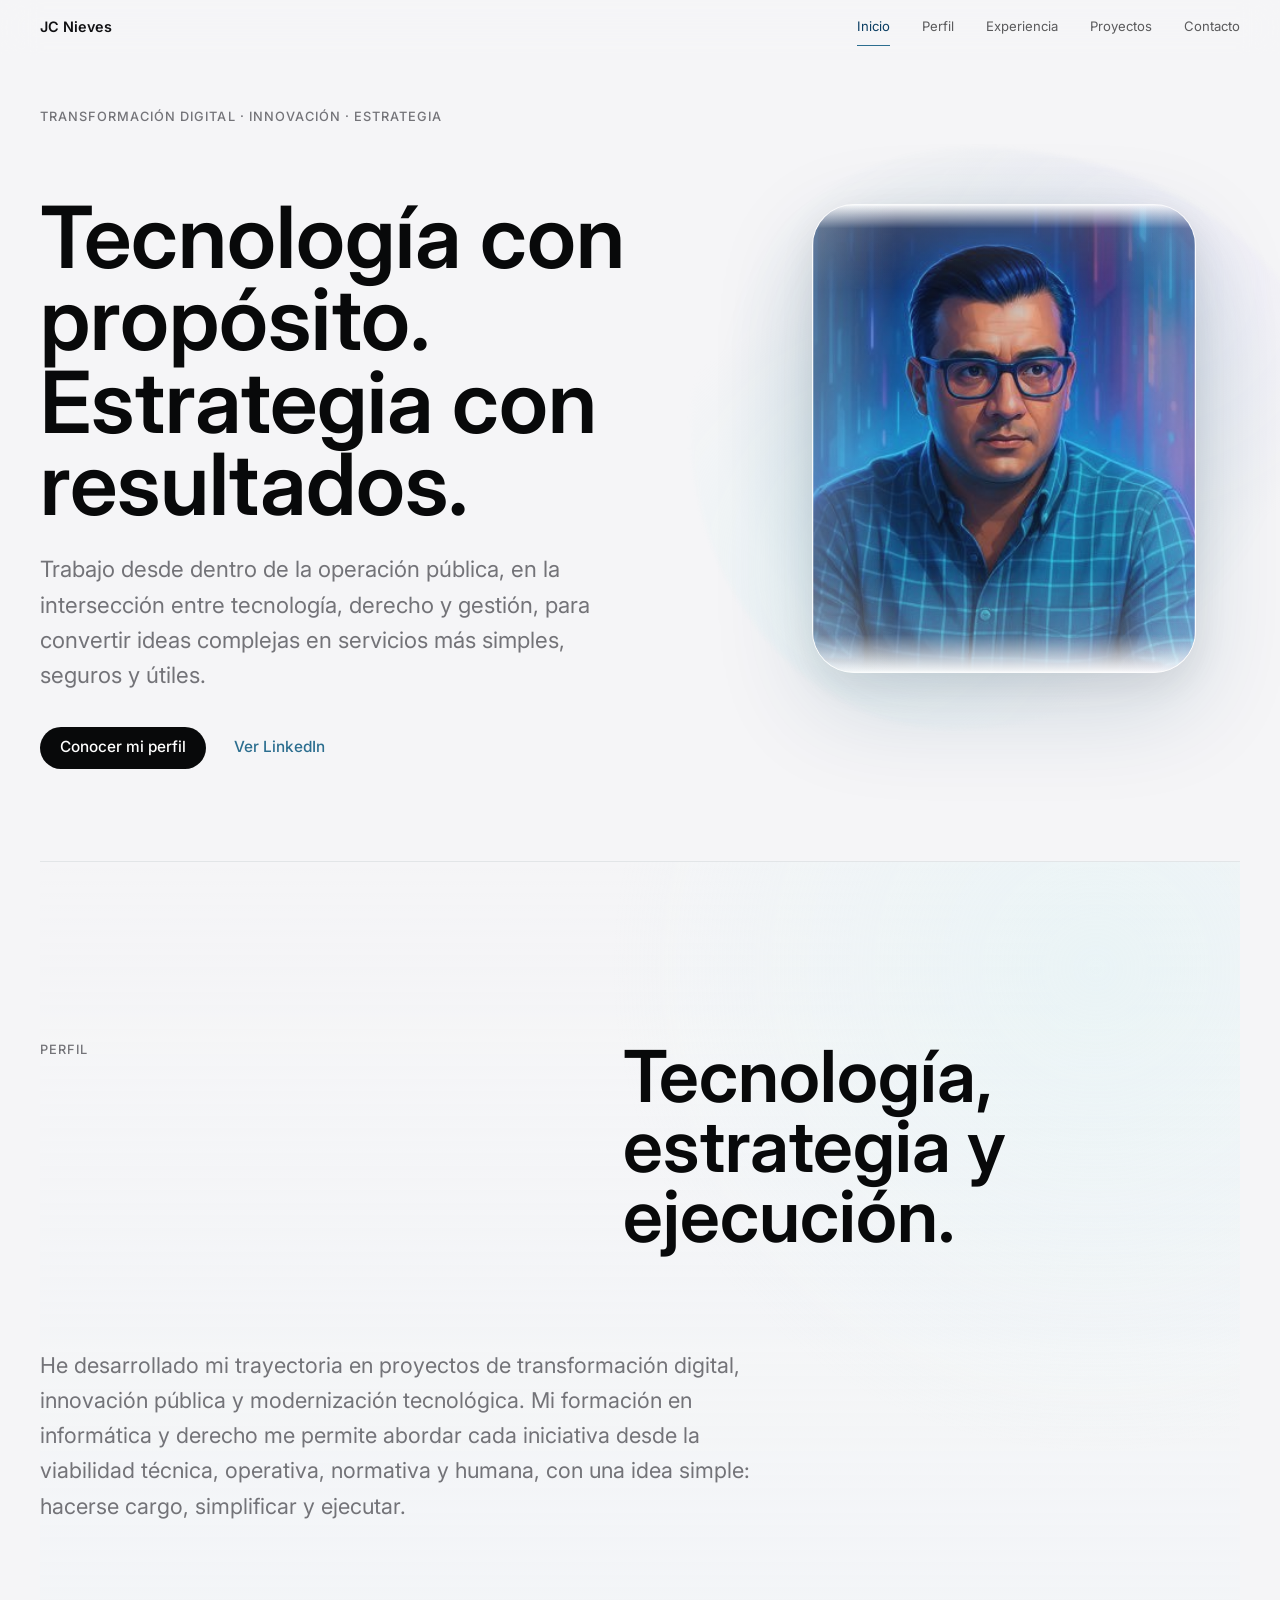
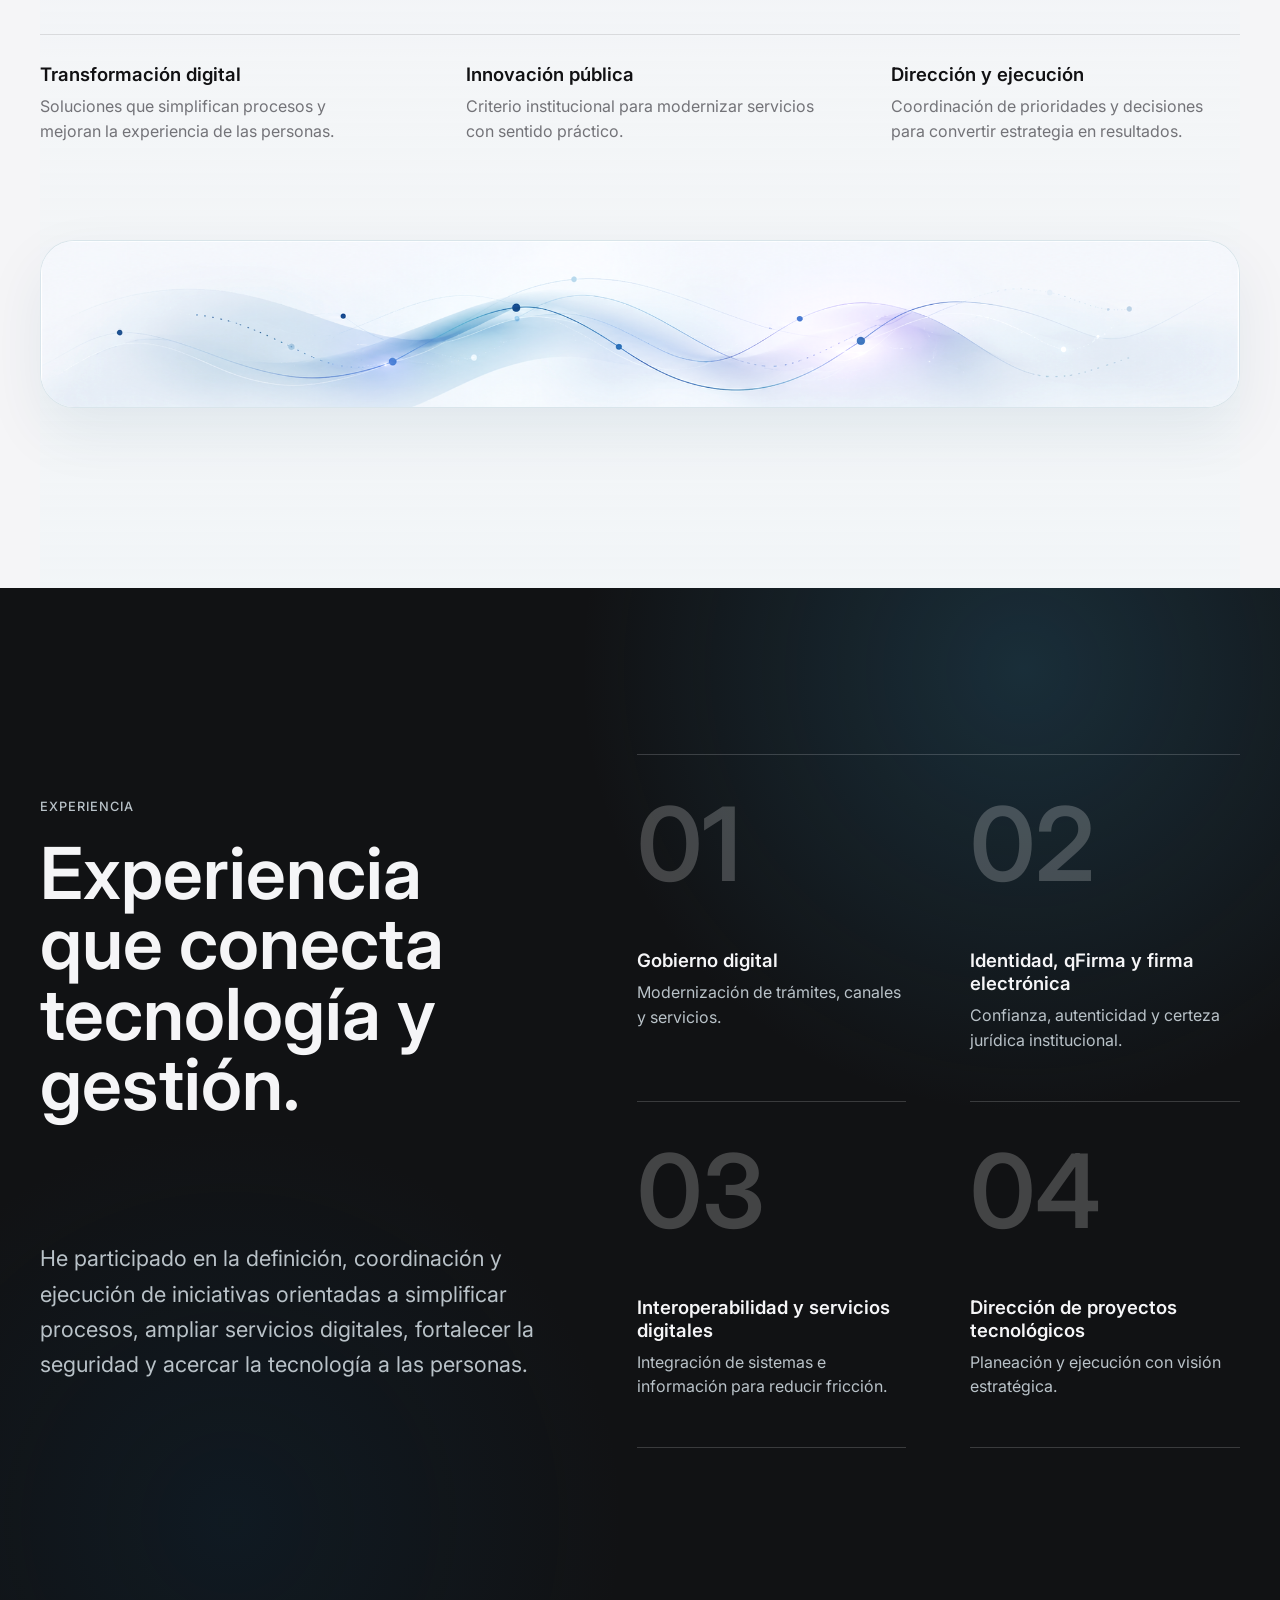
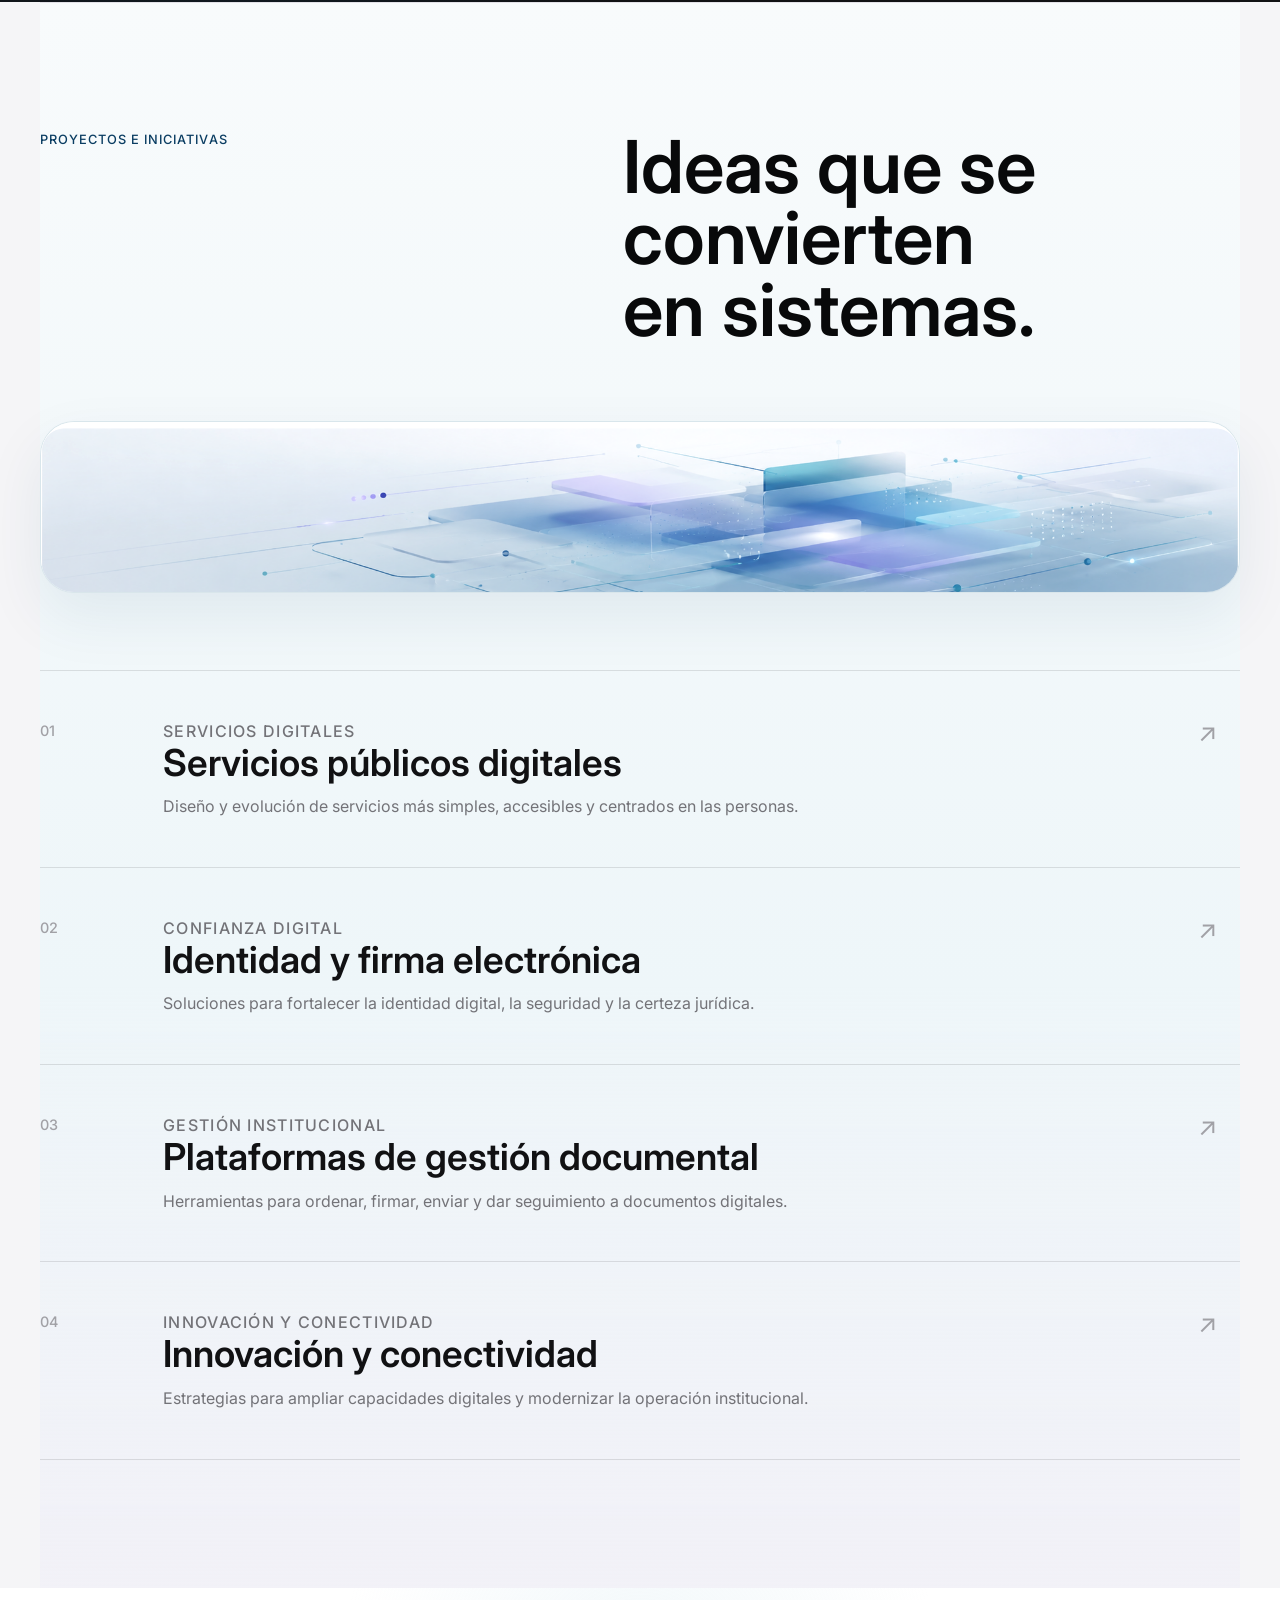
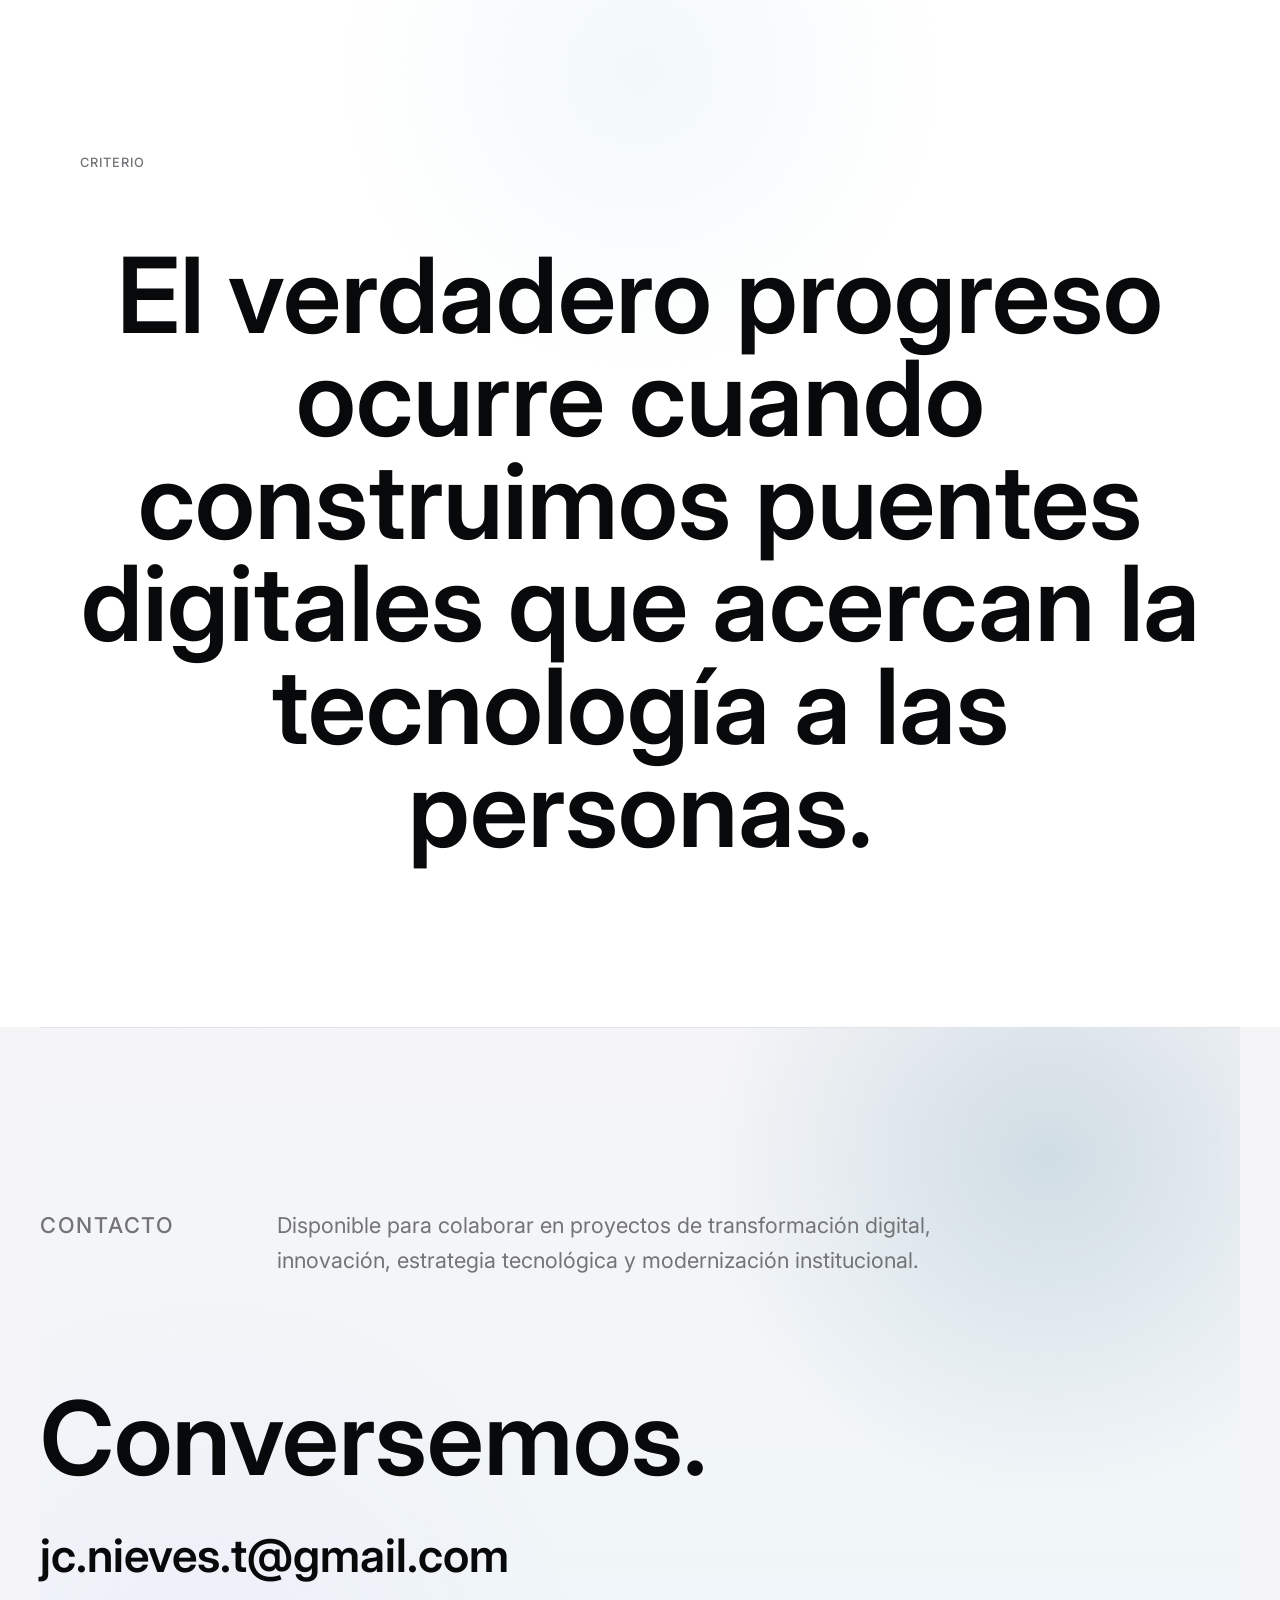
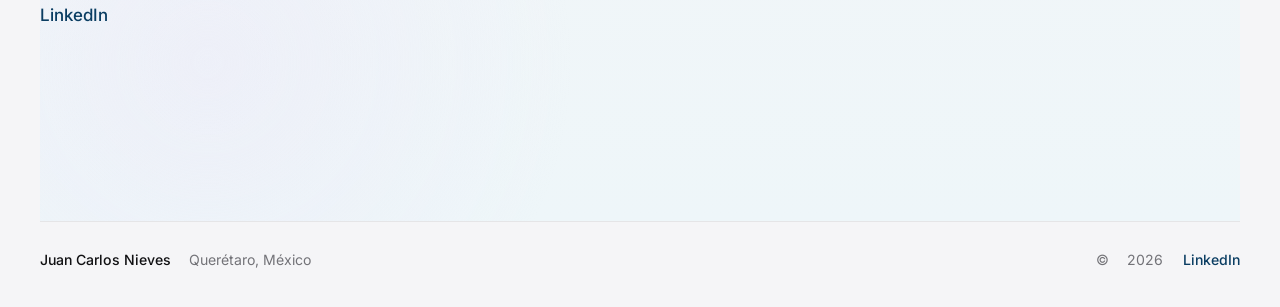
<file: index.html>
<!doctype html>
<html lang="es">
  <head>
    <meta charset="utf-8" />
    <meta name="viewport" content="width=device-width, initial-scale=1" />
    <title>Juan Carlos Nieves | Transformación Digital e Innovación</title>
    <meta
      name="description"
      content="Sitio personal de Juan Carlos Nieves Torres, especialista en transformación digital, innovación, tecnología y modernización del sector público."
    />
    <link rel="canonical" href="https://juancarlosnieves.mx" />
    <meta property="og:type" content="profile" />
    <meta property="og:locale" content="es_MX" />
    <meta property="og:title" content="Juan Carlos Nieves | Transformación Digital e Innovación" />
    <meta
      property="og:description"
      content="Especialista en transformación digital, innovación, tecnología y modernización del sector público."
    />
    <meta property="og:url" content="https://juancarlosnieves.mx" />
    <meta property="og:site_name" content="Juan Carlos Nieves" />
    <meta name="twitter:card" content="summary" />
    <meta name="theme-color" content="#f5f5f7" />
    <link rel="icon" href="favicon.svg" type="image/svg+xml" />
    <script>
      document.documentElement.classList.add("js");
    </script>
    <link rel="preconnect" href="https://fonts.googleapis.com" />
    <link rel="preconnect" href="https://fonts.gstatic.com" crossorigin />
    <link
      href="https://fonts.googleapis.com/css2?family=Inter:wght@400;500;600&display=swap"
      rel="stylesheet"
    />
    <link rel="stylesheet" href="styles.css" />
    <script type="application/ld+json">
      {
        "@context": "https://schema.org",
        "@type": "Person",
        "name": "Juan Carlos Nieves Torres",
        "url": "https://juancarlosnieves.mx",
        "sameAs": [
          "https://www.linkedin.com/in/juancarlosnievestorres"
        ],
        "jobTitle": "Consultor y directivo en Transformación Digital e Innovación",
        "address": {
          "@type": "PostalAddress",
          "addressLocality": "Querétaro",
          "addressCountry": "MX"
        },
        "knowsAbout": [
          "Transformación digital",
          "Innovación pública",
          "Gobierno digital",
          "Firma electrónica",
          "qFirma",
          "Interoperabilidad",
          "Modernización de servicios"
        ]
      }
    </script>
  </head>
  <body>
    <a class="skip-link" href="#main">Saltar al contenido</a>

    <header class="site-header" data-header>
      <nav class="nav" aria-label="Navegación principal">
        <a class="brand" href="#inicio" aria-label="Ir al inicio">JC Nieves</a>
        <button class="nav-toggle" type="button" aria-expanded="false" aria-controls="nav-menu">
          <span class="nav-toggle-line"></span>
          <span class="nav-toggle-line"></span>
          <span class="sr-only">Abrir menú</span>
        </button>
        <div class="nav-menu" id="nav-menu" data-nav-menu>
          <a href="#inicio" class="nav-link">Inicio</a>
          <a href="#perfil" class="nav-link">Perfil</a>
          <a href="#experiencia" class="nav-link">Experiencia</a>
          <a href="#proyectos" class="nav-link">Proyectos</a>
          <a href="#contacto" class="nav-link">Contacto</a>
        </div>
      </nav>
    </header>

    <main id="main">
      <section class="hero section-panel" id="inicio" aria-labelledby="hero-title">
        <div class="hero-copy reveal">
          <p class="eyebrow">Transformación digital · Innovación · Estrategia</p>
          <h1 id="hero-title">
            <span>Tecnología con propósito.</span>
            <span>Estrategia con resultados.</span>
          </h1>
          <p class="hero-text">
            Trabajo desde dentro de la operación pública, en la intersección entre tecnología, derecho y gestión, para
            convertir ideas complejas en servicios más simples, seguros y útiles.
          </p>
          <div class="hero-actions" aria-label="Acciones principales">
            <a class="button button-primary" href="#perfil">Conocer mi perfil</a>
            <a
              class="text-link"
              href="https://www.linkedin.com/in/juancarlosnievestorres"
              target="_blank"
              rel="noopener noreferrer"
            >
              Ver LinkedIn
            </a>
          </div>
        </div>

        <div class="hero-visual reveal">
          <div class="hero-portrait">
            <img src="assets/juan-carlos-nieves-portrait.jpg" alt="Retrato ilustrado de Juan Carlos Nieves" />
          </div>
        </div>
      </section>

      <section class="section-panel profile" id="perfil" aria-labelledby="profile-title">
        <div class="section-heading reveal">
          <p class="section-kicker">Perfil</p>
          <h2 id="profile-title">Tecnología, estrategia y ejecución.</h2>
        </div>
        <div class="profile-body reveal">
          <p class="lead">
            He desarrollado mi trayectoria en proyectos de transformación digital, innovación pública y modernización
            tecnológica. Mi formación en informática y derecho me permite abordar cada iniciativa desde la viabilidad
            técnica, operativa, normativa y humana, con una idea simple: hacerse cargo, simplificar y ejecutar.
          </p>
          <div class="principles" aria-label="Conceptos principales">
            <article>
              <h3>Transformación digital</h3>
              <p>Soluciones que simplifican procesos y mejoran la experiencia de las personas.</p>
            </article>
            <article>
              <h3>Innovación pública</h3>
              <p>Criterio institucional para modernizar servicios con sentido práctico.</p>
            </article>
            <article>
              <h3>Dirección y ejecución</h3>
              <p>Coordinación de prioridades y decisiones para convertir estrategia en resultados.</p>
            </article>
          </div>
        </div>
        <div class="profile-visual reveal">
          <img
            src="assets/images/flujo_digital_01_hd.png"
            alt="Visual abstracto de conexiones y flujo de información digital"
            width="3840"
            height="535"
            loading="lazy"
            decoding="async"
          />
        </div>
      </section>

      <section class="section-panel experience" id="experiencia" aria-labelledby="experience-title">
        <div class="section-heading reveal">
          <p class="section-kicker">Experiencia</p>
          <h2 id="experience-title">Experiencia que conecta tecnología y gestión.</h2>
        </div>
        <div class="experience-intro reveal">
          <p>
            He participado en la definición, coordinación y ejecución de iniciativas orientadas a simplificar procesos,
            ampliar servicios digitales, fortalecer la seguridad y acercar la tecnología a las personas.
          </p>
        </div>
        <ol class="experience-list reveal">
          <li>
            <span class="experience-number">01</span>
            <div>
              <h3>Gobierno digital</h3>
              <p>Modernización de trámites, canales y servicios.</p>
            </div>
          </li>
          <li>
            <span class="experience-number">02</span>
            <div>
              <h3>Identidad, qFirma y firma electrónica</h3>
              <p>Confianza, autenticidad y certeza jurídica institucional.</p>
            </div>
          </li>
          <li>
            <span class="experience-number">03</span>
            <div>
              <h3>Interoperabilidad y servicios digitales</h3>
              <p>Integración de sistemas e información para reducir fricción.</p>
            </div>
          </li>
          <li>
            <span class="experience-number">04</span>
            <div>
              <h3>Dirección de proyectos tecnológicos</h3>
              <p>Planeación y ejecución con visión estratégica.</p>
            </div>
          </li>
        </ol>
      </section>

      <section class="section-panel projects" id="proyectos" aria-labelledby="projects-title">
        <div class="section-heading reveal">
          <p class="section-kicker">Proyectos e iniciativas</p>
          <h2 id="projects-title">Ideas que se convierten en sistemas.</h2>
        </div>
        <div class="projects-visual reveal">
          <img
            src="assets/images/arquitectura_digital_01_hd.png"
            alt="Visual abstracto de arquitectura e integración de sistemas digitales"
            width="3840"
            height="544"
            loading="lazy"
            decoding="async"
          />
        </div>
        <ol class="projects-grid reveal" data-projects>
          <li class="project-item">
            <span class="project-number">01</span>
            <div>
              <p class="project-tag">Servicios digitales</p>
              <h3>Servicios públicos digitales</h3>
              <p>Diseño y evolución de servicios más simples, accesibles y centrados en las personas.</p>
            </div>
            <span class="project-arrow" aria-hidden="true">↗</span>
          </li>
          <li class="project-item">
            <span class="project-number">02</span>
            <div>
              <p class="project-tag">Confianza digital</p>
              <h3>Identidad y firma electrónica</h3>
              <p>Soluciones para fortalecer la identidad digital, la seguridad y la certeza jurídica.</p>
            </div>
            <span class="project-arrow" aria-hidden="true">↗</span>
          </li>
          <li class="project-item">
            <span class="project-number">03</span>
            <div>
              <p class="project-tag">Gestión institucional</p>
              <h3>Plataformas de gestión documental</h3>
              <p>Herramientas para ordenar, firmar, enviar y dar seguimiento a documentos digitales.</p>
            </div>
            <span class="project-arrow" aria-hidden="true">↗</span>
          </li>
          <li class="project-item">
            <span class="project-number">04</span>
            <div>
              <p class="project-tag">Innovación y conectividad</p>
              <h3>Innovación y conectividad</h3>
              <p>Estrategias para ampliar capacidades digitales y modernizar la operación institucional.</p>
            </div>
            <span class="project-arrow" aria-hidden="true">↗</span>
          </li>
        </ol>
      </section>

      <section class="manifesto section-panel reveal" aria-labelledby="manifesto-title">
        <p class="section-kicker">Criterio</p>
        <h2 id="manifesto-title">
          El verdadero progreso ocurre cuando construimos puentes digitales que acercan la tecnología a las personas.
        </h2>
      </section>

      <section class="section-panel contact" id="contacto" aria-labelledby="contact-title">
        <div class="contact-intro reveal">
          <p class="section-kicker">Contacto</p>
          <p>
            Disponible para colaborar en proyectos de transformación digital, innovación, estrategia tecnológica y
            modernización institucional.
          </p>
        </div>
        <div class="contact-main reveal">
          <h2 id="contact-title">Conversemos.</h2>
          <div class="contact-links">
            <a class="contact-email" href="mailto:jc.nieves.t@gmail.com">jc.nieves.t@gmail.com</a>
            <a href="https://www.linkedin.com/in/juancarlosnievestorres" target="_blank" rel="noopener noreferrer">
              LinkedIn
            </a>
          </div>
        </div>
      </section>
    </main>

    <footer class="site-footer">
      <div>
        <strong>Juan Carlos Nieves</strong>
        <span>Querétaro, México</span>
      </div>
      <div class="footer-links">
        <span>© <span data-year></span></span>
        <a href="https://www.linkedin.com/in/juancarlosnievestorres" target="_blank" rel="noopener noreferrer">
          LinkedIn
        </a>
      </div>
    </footer>

    <script src="script.js" defer></script>
  </body>
</html>
</file>
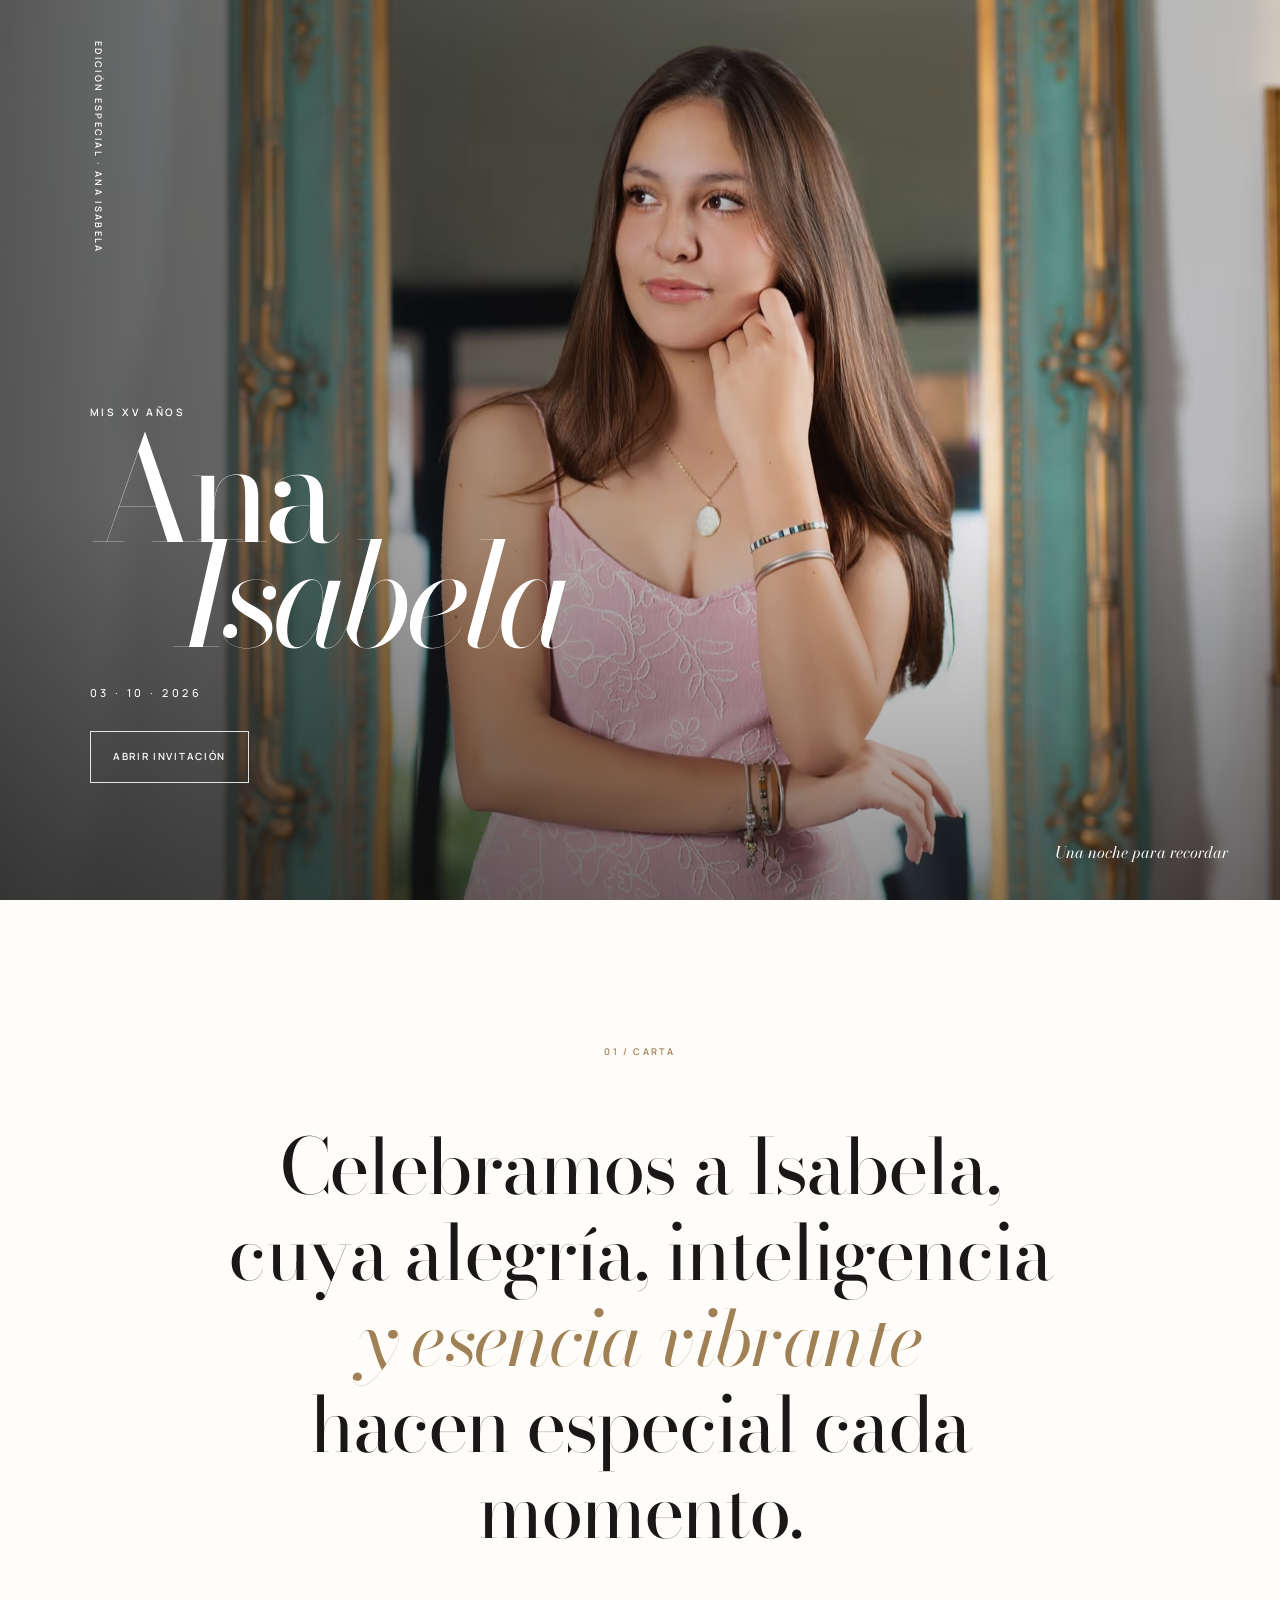
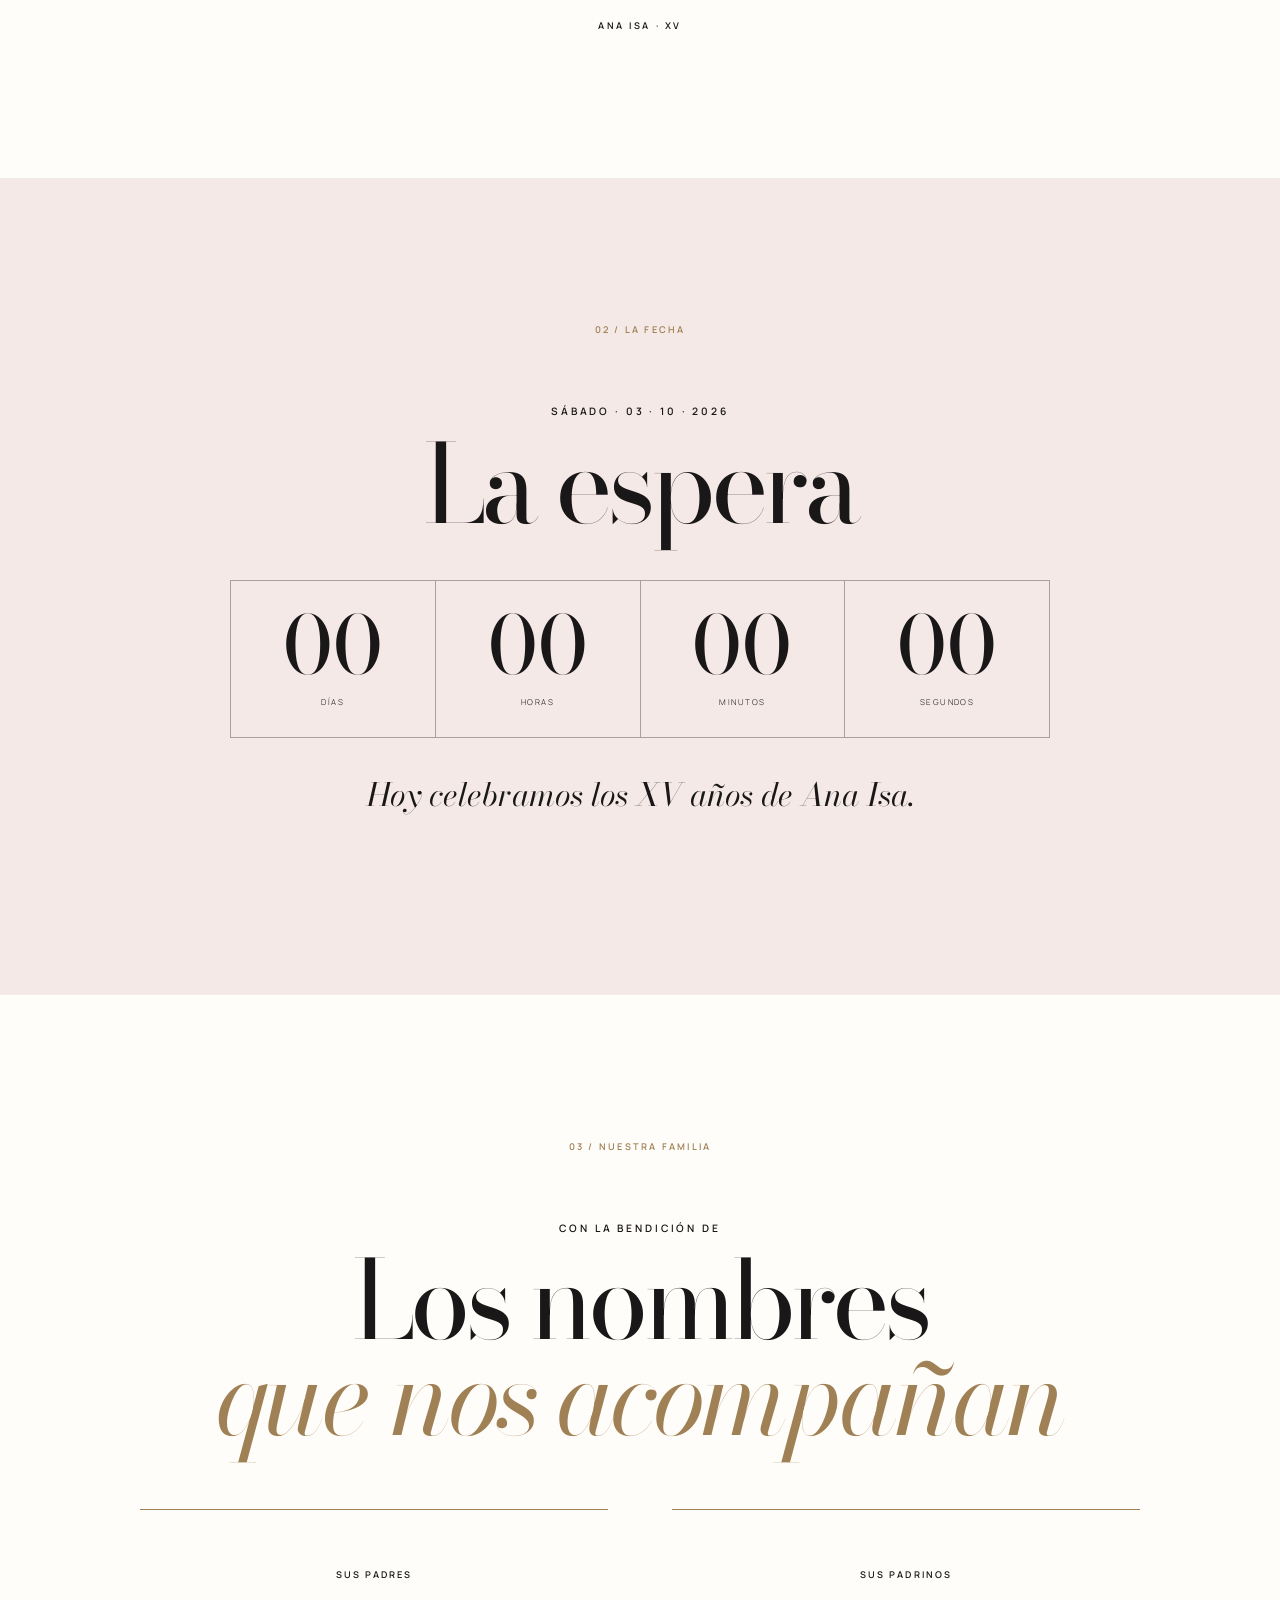
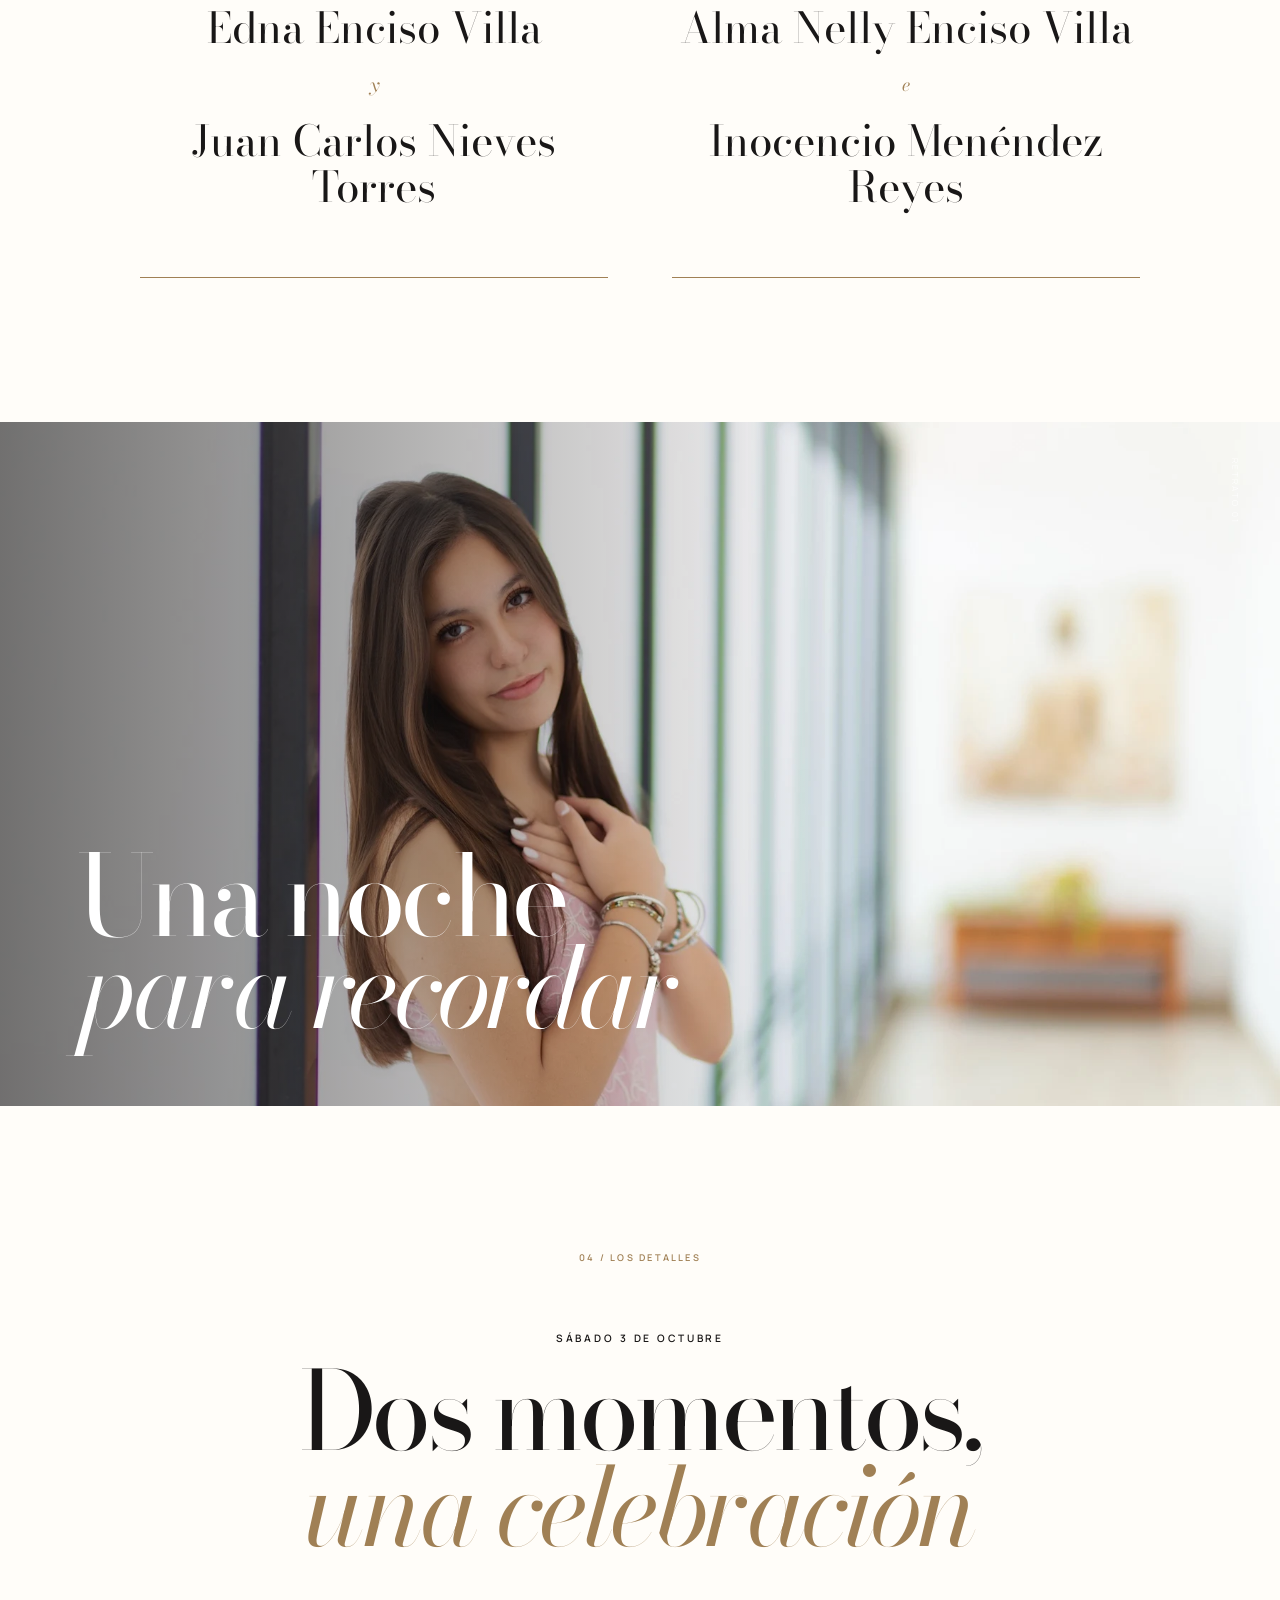
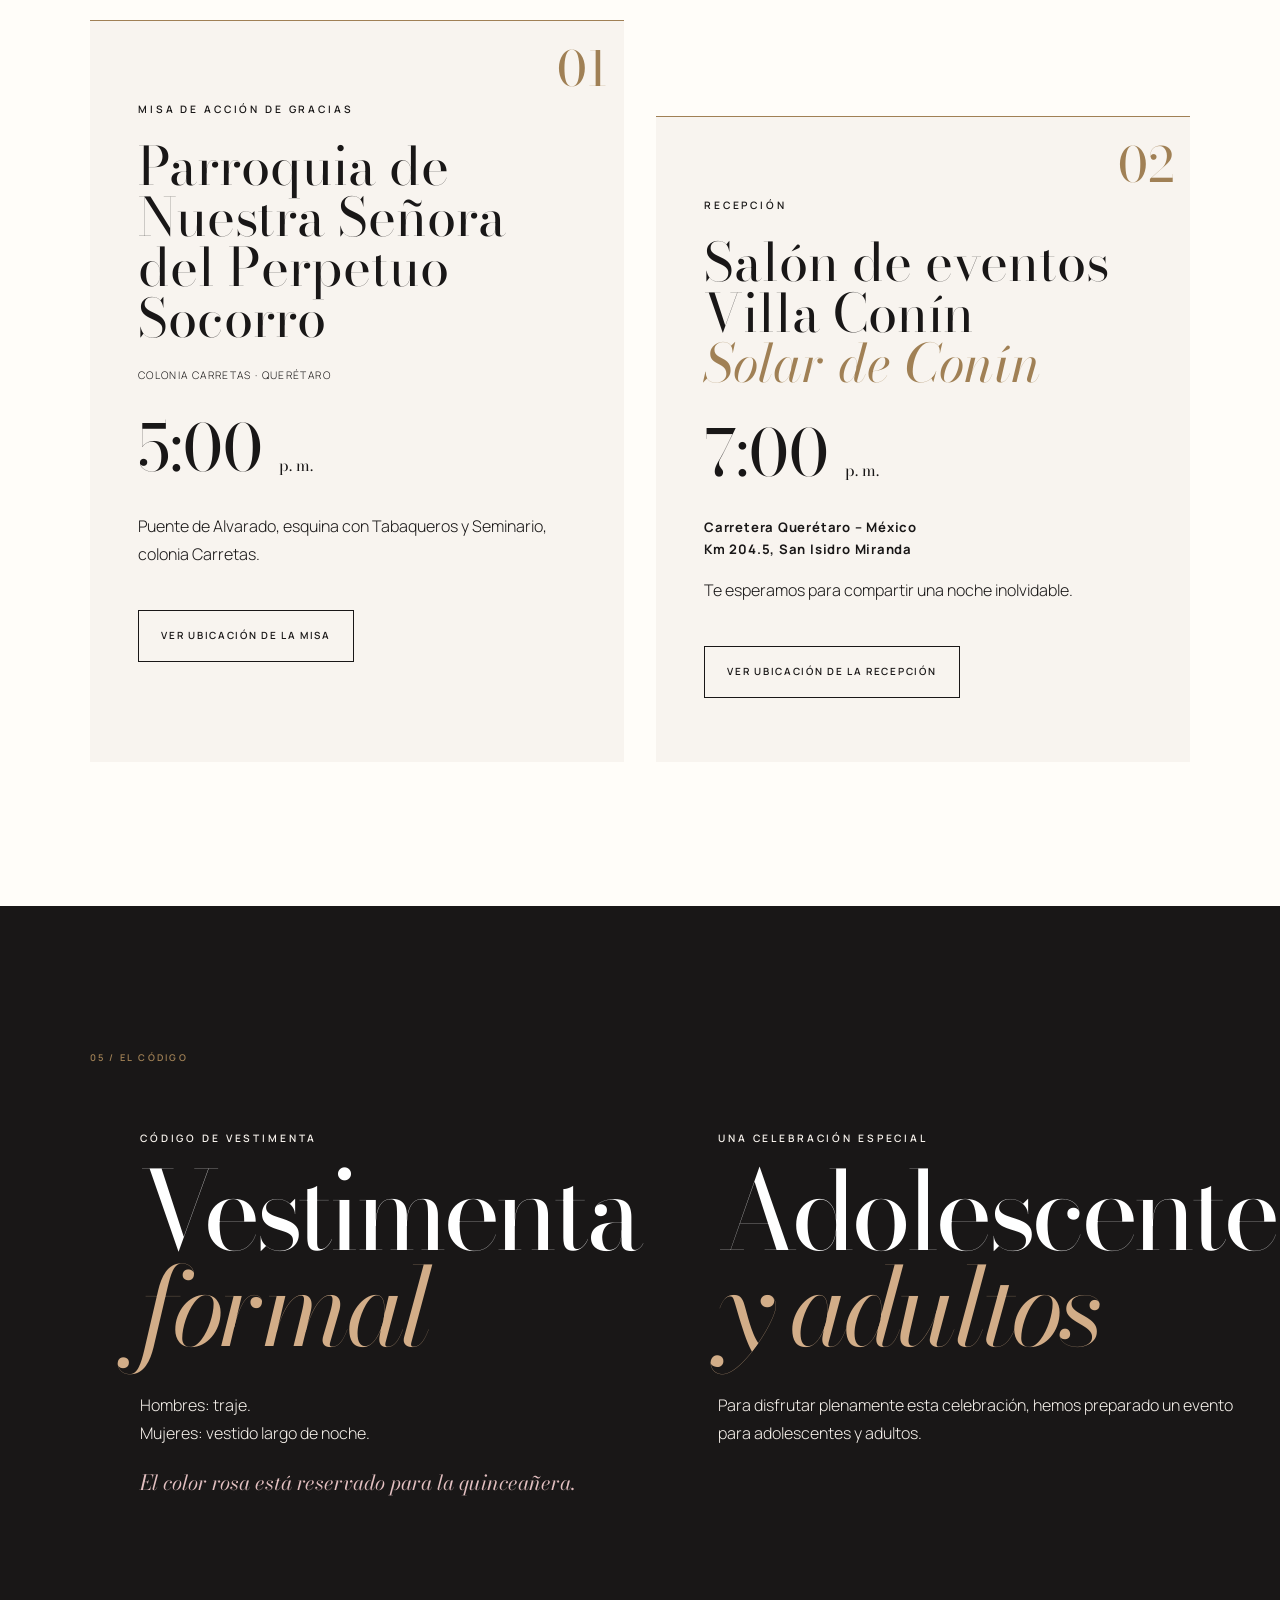
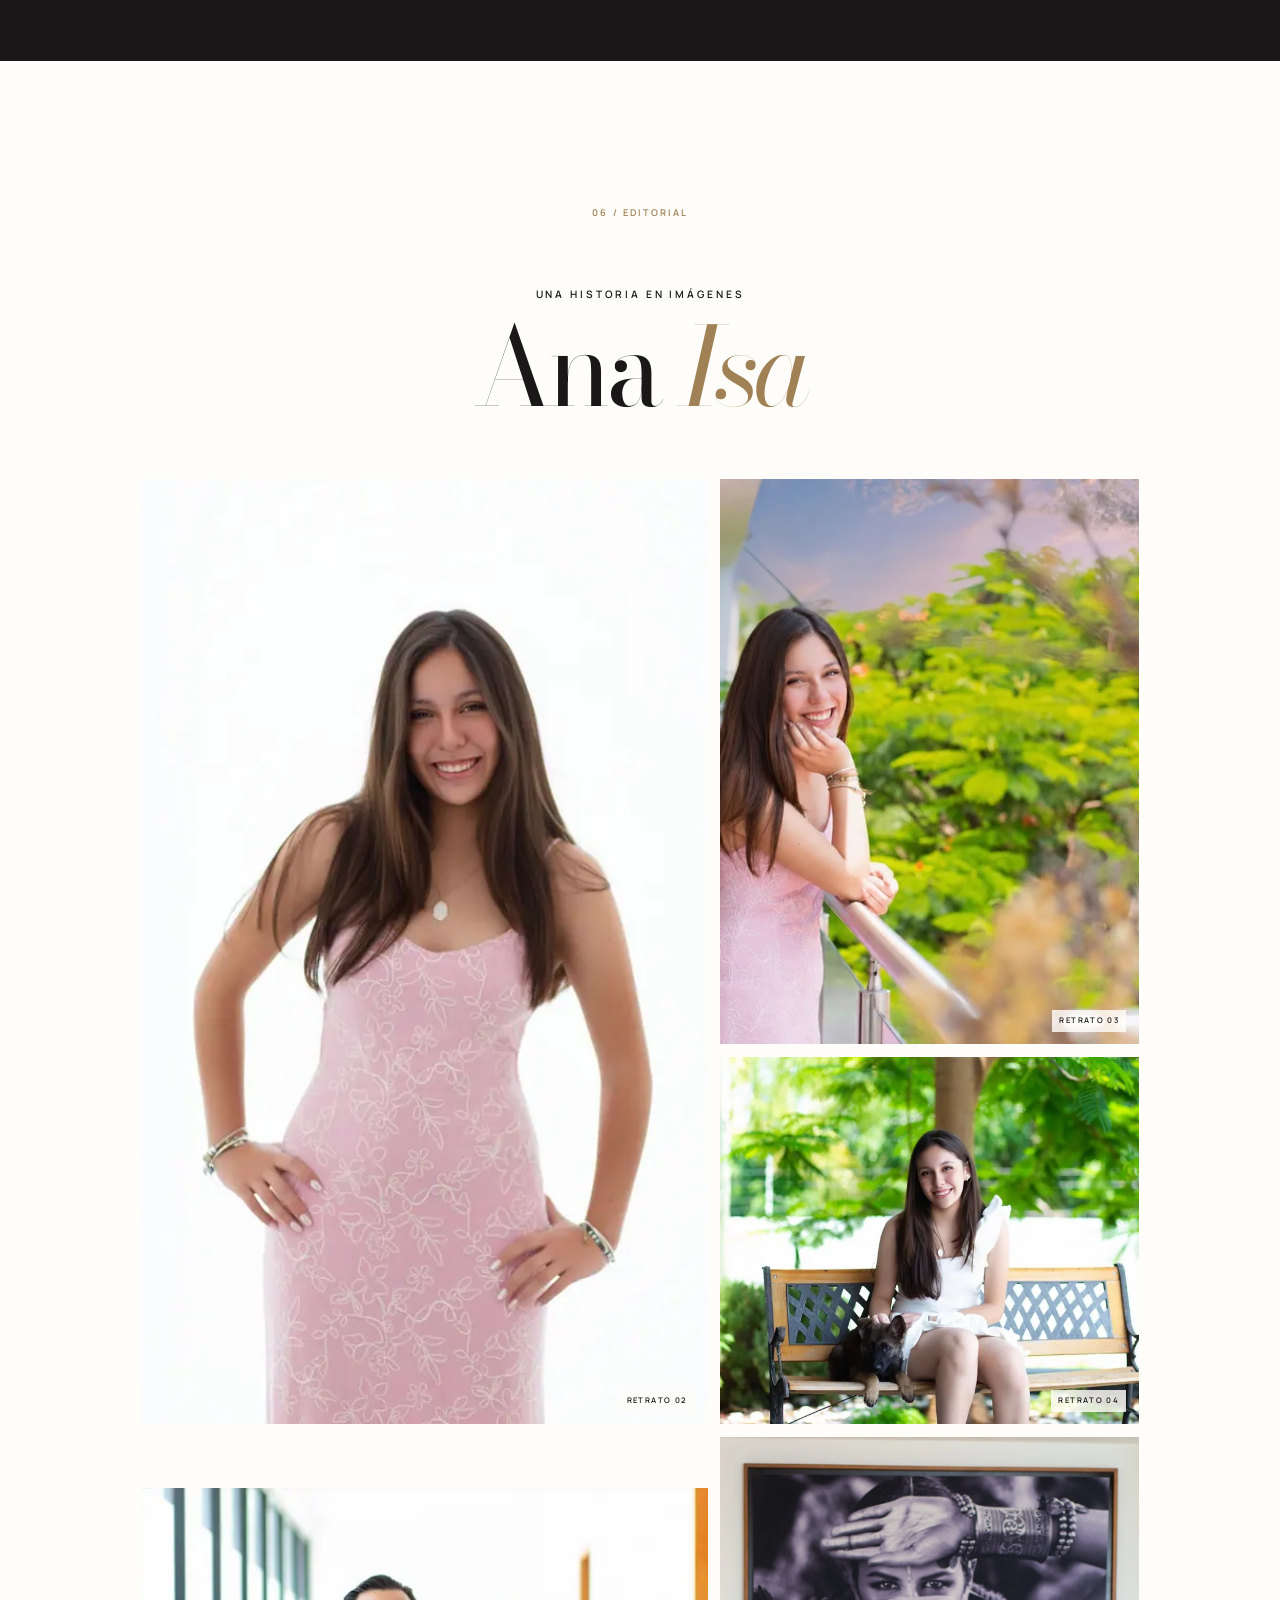
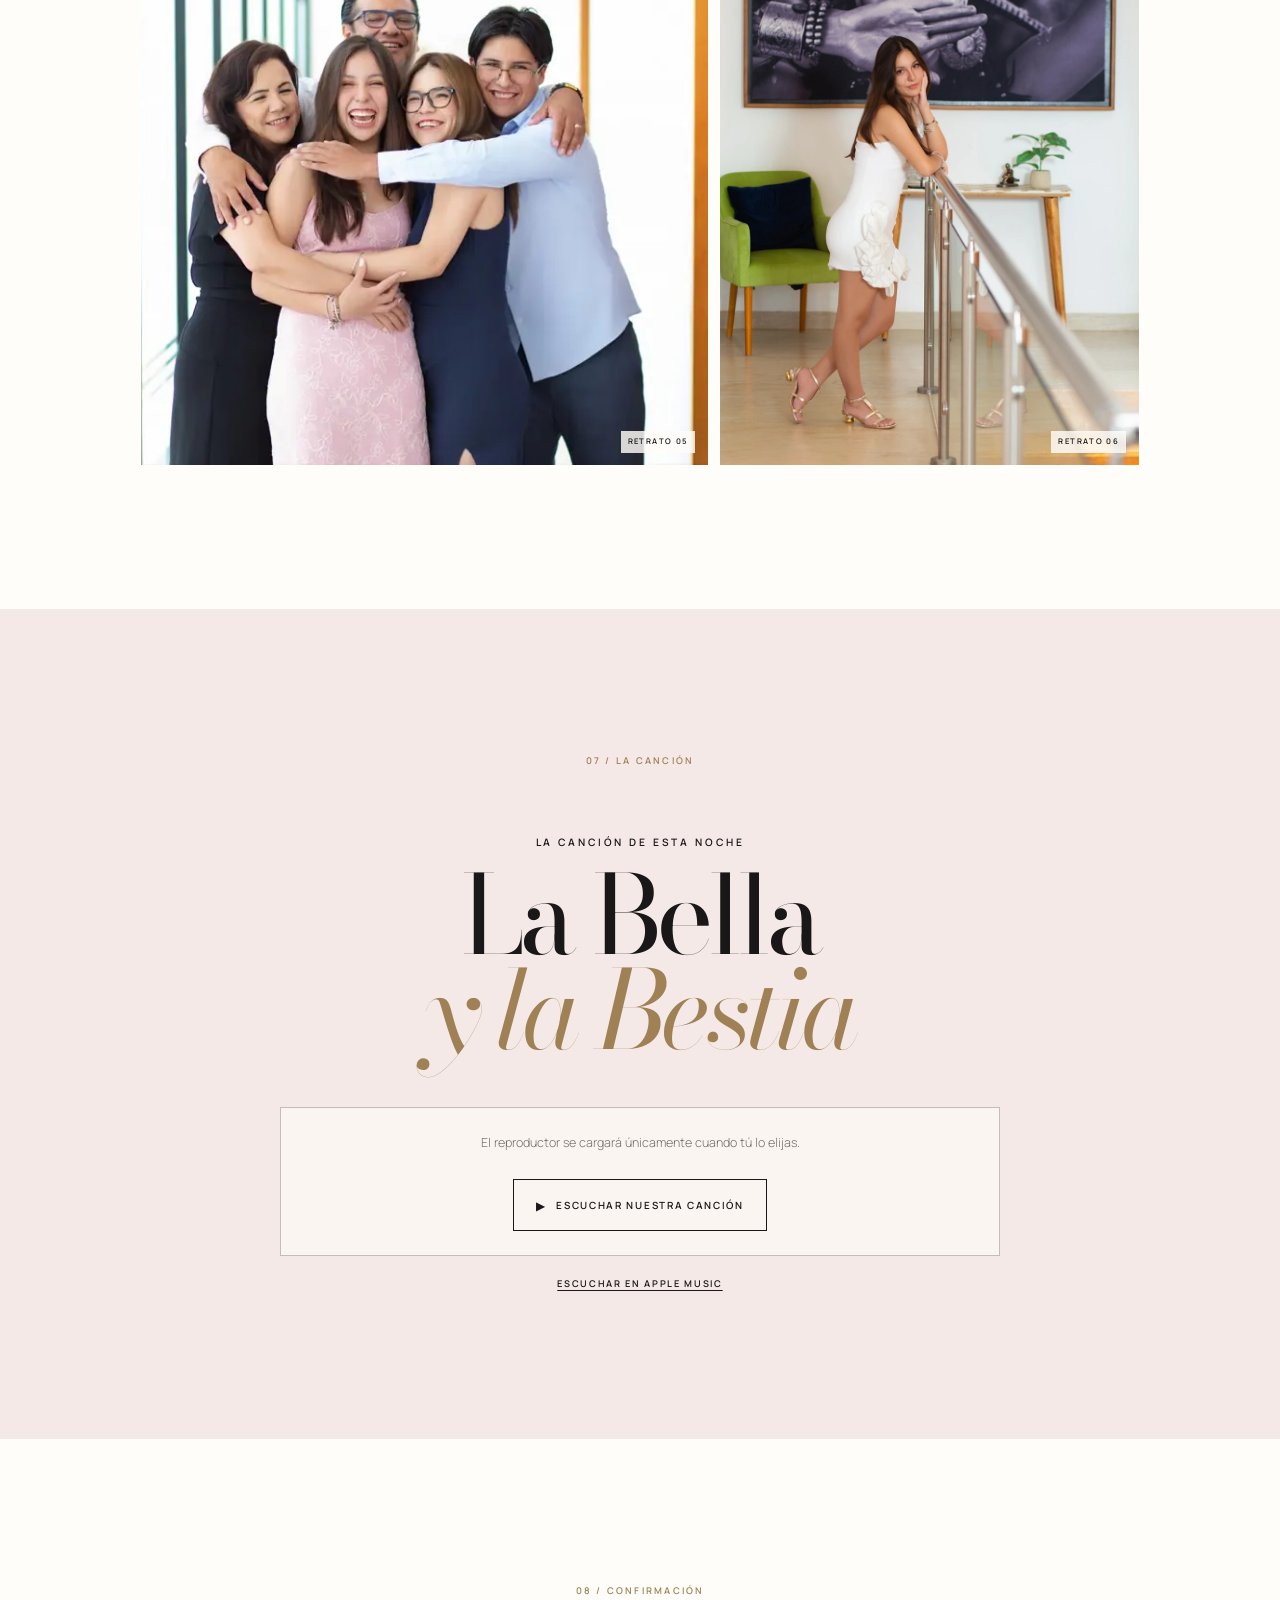
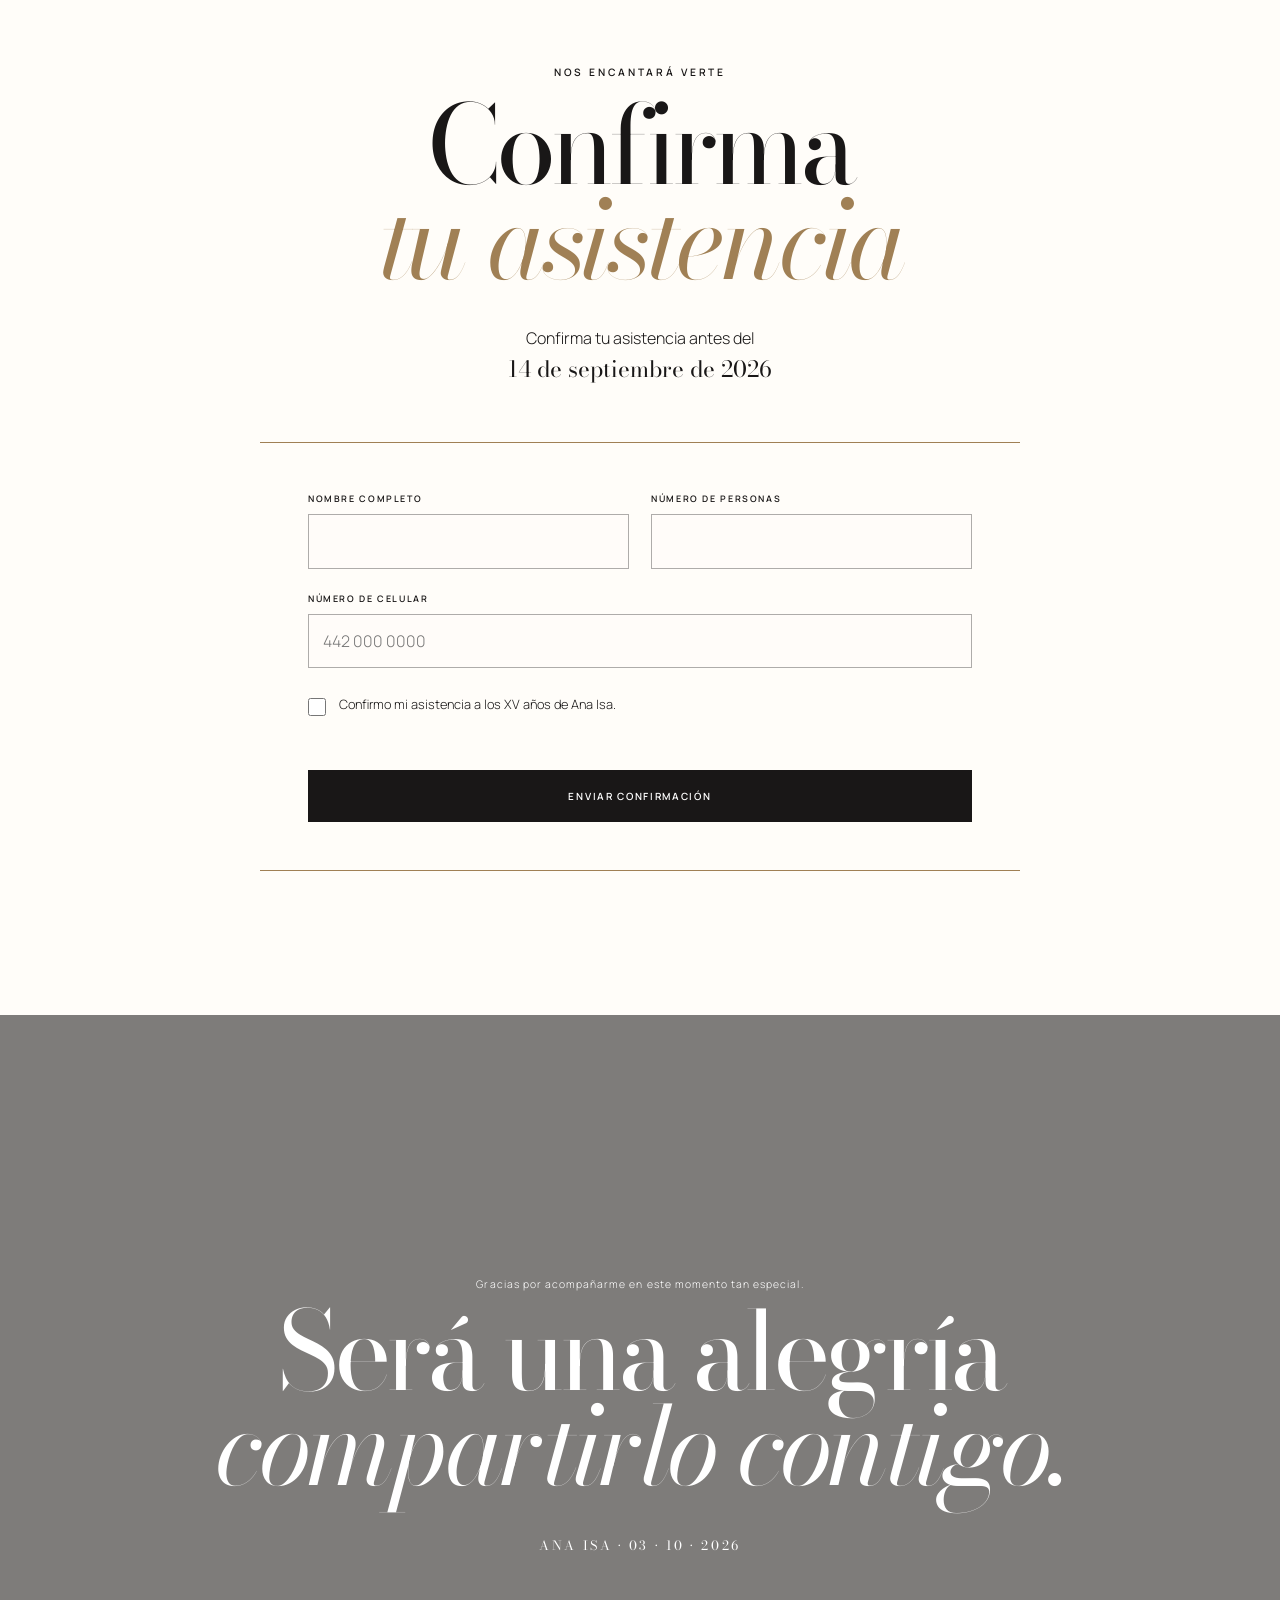
<file: AnaIsa/index.html>
<!doctype html>
<html lang="es-MX" class="no-js">
<head>
  <meta charset="utf-8">
  <meta name="viewport" content="width=device-width, initial-scale=1">
  <meta name="theme-color" content="#f7f1ed">
  <meta name="description" content="Acompáñanos a celebrar los XV años de Ana Isabela el 3 de octubre de 2026.">
  <meta property="og:type" content="website">
  <meta property="og:locale" content="es_MX">
  <meta property="og:title" content="Mis XV años · Ana Isabela">
  <meta property="og:description" content="Acompáñanos a celebrar los XV años de Ana Isabela el 3 de octubre de 2026.">
  <meta property="og:url" content="https://juancarlosnieves.mx/AnaIsa/">
  <meta property="og:image" content="https://juancarlosnieves.mx/AnaIsa/assets/images/ana-isabela-7380-1800.jpg">
  <meta name="twitter:card" content="summary_large_image">
  <meta name="twitter:title" content="Mis XV años · Ana Isabela">
  <meta name="twitter:description" content="Acompáñanos a celebrar los XV años de Ana Isabela el 3 de octubre de 2026.">
  <meta name="twitter:image" content="https://juancarlosnieves.mx/AnaIsa/assets/images/ana-isabela-7380-1800.jpg">
  <link rel="canonical" href="https://juancarlosnieves.mx/AnaIsa/">
  <title>Mis XV años · Ana Isabela</title>
  <link rel="preconnect" href="https://fonts.googleapis.com">
  <link rel="preconnect" href="https://fonts.gstatic.com" crossorigin>
  <link rel="preload" as="style" href="https://fonts.googleapis.com/css2?family=Bodoni+Moda:ital,opsz,wght@0,6..96,400;1,6..96,400&family=Manrope:wght@300;600&display=swap" onload="this.onload=null;this.rel='stylesheet'">
  <noscript><link rel="stylesheet" href="https://fonts.googleapis.com/css2?family=Bodoni+Moda:ital,opsz,wght@0,6..96,400;1,6..96,400&family=Manrope:wght@300;600&display=swap"></noscript>
  <link rel="preload" as="image" href="assets/images/ana-isabela-7380-900.webp" imagesrcset="assets/images/ana-isabela-7380-900.webp 900w, assets/images/ana-isabela-7380-1800.webp 1800w" imagesizes="100vw" type="image/webp">
  <link rel="stylesheet" href="styles.css?v=20260727-gallery06">
  <script type="application/ld+json">
  {"@context":"https://schema.org","@type":"Event","name":"XV años de Ana Isabela","startDate":"2026-10-03T17:00:00-06:00","endDate":"2026-10-03T23:59:00-06:00","eventStatus":"https://schema.org/EventScheduled","eventAttendanceMode":"https://schema.org/OfflineEventAttendanceMode","location":[{"@type":"Place","name":"Parroquia de Nuestra Señora del Perpetuo Socorro","address":"Puente de Alvarado esquina con Tabaqueros y Seminario, colonia Carretas, Querétaro"},{"@type":"Place","name":"Salón de eventos Villa Conín · Solar de Conín","address":"Carretera Querétaro – México, Km 204.5, San Isidro Miranda, Querétaro"}],"image":"https://juancarlosnieves.mx/AnaIsa/assets/images/ana-isabela-7380-1800.jpg","description":"Celebración de los XV años de Ana Isabela Nieves Enciso."}
  </script>
</head>
<body>
  <a class="skip-link" href="#contenido">Ir al contenido</a>

  <section class="opening" id="opening" aria-labelledby="opening-title">
    <picture class="opening__media" aria-hidden="true">
      <source type="image/avif" srcset="assets/images/ana-isabela-7380-900.avif 900w, assets/images/ana-isabela-7380-1800.avif 1800w" sizes="100vw">
      <source type="image/webp" srcset="assets/images/ana-isabela-7380-900.webp 900w, assets/images/ana-isabela-7380-1800.webp 1800w" sizes="100vw">
      <img src="assets/images/ana-isabela-7380-900.jpg" width="900" height="600" alt="" fetchpriority="high" decoding="async">
    </picture>
    <div class="opening__veil"></div>
    <div class="opening__edition">Edición especial · Ana Isabela</div>
    <div class="opening__content">
      <p class="eyebrow">Mis XV años</p>
      <h1 id="opening-title">Ana <em>Isabela</em></h1>
      <p class="opening__date">03 · 10 · 2026</p>
      <button class="button button--light" id="open-invitation" type="button">Abrir invitación</button>
    </div>
    <p class="opening__caption">Una noche para recordar</p>
  </section>

  <main id="contenido">
    <header class="hero" aria-labelledby="hero-title">
      <picture class="hero__media">
        <source type="image/avif" srcset="assets/images/ana-isabela-7380-900.avif 900w, assets/images/ana-isabela-7380-1800.avif 1800w" sizes="100vw">
        <source type="image/webp" srcset="assets/images/ana-isabela-7380-900.webp 900w, assets/images/ana-isabela-7380-1800.webp 1800w" sizes="100vw">
        <img src="assets/images/ana-isabela-7380-900.jpg" width="900" height="600" alt="Retrato editorial de Ana Isabela con vestido rosa frente a un espejo" fetchpriority="high" decoding="async">
      </picture>
      <div class="hero__shade"></div>
      <p class="hero__edition">Edición especial · 2026</p>
      <div class="hero__content">
        <p class="eyebrow">Mis XV años</p>
        <h2 id="hero-title">Ana <em>Isabela</em></h2>
        <p class="hero__date"><span>Sábado</span> 3 de octubre de 2026</p>
      </div>
      <span class="hero__scroll" aria-hidden="true">Desliza</span>
    </header>

    <section class="letter section reveal" aria-labelledby="letter-title">
      <p class="section-number">01 / Carta</p>
      <h2 id="letter-title" class="visually-hidden">Presentación</h2>
      <p class="quote">Celebramos a Isabela,<br>cuya alegría, inteligencia<br><em>y esencia vibrante</em><br>hacen especial cada momento.</p>
      <p class="letter__signature">Ana Isa · XV</p>
    </section>

    <section class="countdown section section--blush" aria-labelledby="countdown-title">
      <p class="section-number">02 / La fecha</p>
      <p class="eyebrow">Sábado · 03 · 10 · 2026</p>
      <h2 id="countdown-title">La espera</h2>
      <div class="countdown__grid" id="countdown" role="timer" aria-live="polite">
        <div><strong data-days>00</strong><span>Días</span></div>
        <div><strong data-hours>00</strong><span>Horas</span></div>
        <div><strong data-minutes>00</strong><span>Minutos</span></div>
        <div><strong data-seconds>00</strong><span>Segundos</span></div>
      </div>
      <p class="countdown__finished" id="countdown-finished" hidden>Hoy celebramos los XV años de Ana Isa.</p>
    </section>

    <section class="family section reveal" aria-labelledby="family-title">
      <p class="section-number">03 / Nuestra familia</p>
      <p class="eyebrow">Con la bendición de</p>
      <h2 id="family-title">Los nombres<br><em>que nos acompañan</em></h2>
      <div class="family__grid">
        <article>
          <span>Sus padres</span>
          <h3>Edna Enciso Villa</h3><i aria-hidden="true">y</i><h3>Juan Carlos Nieves Torres</h3>
        </article>
        <article>
          <span>Sus padrinos</span>
          <h3>Alma Nelly Enciso Villa</h3><i aria-hidden="true">e</i><h3>Inocencio Menéndez Reyes</h3>
        </article>
      </div>
    </section>

    <section class="photo-spread reveal" aria-label="Retrato de Ana Isa">
      <picture>
        <source type="image/webp" srcset="assets/images/ana-isabela-7422-900.webp 900w, assets/images/ana-isabela-7422-1800.webp 1800w" sizes="100vw">
        <img src="assets/images/ana-isabela-7422-900.jpg" srcset="assets/images/ana-isabela-7422-900.jpg 900w, assets/images/ana-isabela-7422-1800.jpg 1800w" sizes="100vw" width="900" height="600" alt="Ana Isa posa junto a un ventanal durante su sesión fotográfica" loading="lazy" decoding="async">
      </picture>
      <p>Una noche<br><em>para recordar</em></p>
      <span>Retrato 01</span>
    </section>

    <section class="events section" aria-labelledby="events-title">
      <p class="section-number">04 / Los detalles</p>
      <p class="eyebrow">Sábado 3 de octubre</p>
      <h2 id="events-title">Dos momentos,<br><em>una celebración</em></h2>
      <div class="events__grid">
        <article class="event-card reveal">
          <span class="event-card__number">01</span>
          <p class="eyebrow">Misa de acción de gracias</p>
          <h3>Parroquia de Nuestra Señora del Perpetuo Socorro</h3>
          <p class="event-card__place">Colonia Carretas · Querétaro</p>
          <p class="event-card__time">5:00 <small>p. m.</small></p>
          <p>Puente de Alvarado, esquina con Tabaqueros y Seminario, colonia Carretas.</p>
          <a class="button" href="https://maps.app.goo.gl/yqNTZgW9uhAusq35A" target="_blank" rel="noopener noreferrer">Ver ubicación de la misa</a>
        </article>
        <article class="event-card event-card--offset reveal">
          <span class="event-card__number">02</span>
          <p class="eyebrow">Recepción</p>
          <h3>Salón de eventos<br>Villa Conín<br><em>Solar de Conín</em></h3>
          <p class="event-card__time">7:00 <small>p. m.</small></p>
          <p class="event-card__address"><strong>Carretera Querétaro – México</strong><br><strong>Km 204.5, San Isidro Miranda</strong></p>
          <p>Te esperamos para compartir una noche inolvidable.</p>
          <a class="button" href="https://maps.app.goo.gl/fpPS3DihsY5NpiEg8" target="_blank" rel="noopener noreferrer">Ver ubicación de la recepción</a>
        </article>
      </div>
    </section>

    <section class="notes section section--ink" aria-label="Indicaciones">
      <p class="section-number">05 / El código</p>
      <div class="notes__grid">
        <article class="reveal">
          <p class="eyebrow">Código de vestimenta</p>
          <h2>Vestimenta<br><em>formal</em></h2>
          <p>Hombres: traje.<br>Mujeres: vestido largo de noche.</p>
          <p class="notes__accent">El color rosa está reservado para la quinceañera.</p>
        </article>
        <article class="reveal">
          <p class="eyebrow">Una celebración especial</p>
          <h2>Adolescentes<br><em>y adultos</em></h2>
          <p>Para disfrutar plenamente esta celebración, hemos preparado un evento para adolescentes y adultos.</p>
        </article>
      </div>
    </section>

    <section class="gallery section" aria-labelledby="gallery-title">
      <p class="section-number">06 / Editorial</p>
      <p class="eyebrow">Una historia en imágenes</p>
      <h2 id="gallery-title">Ana <em>Isa</em></h2>
      <div class="gallery__grid">
        <figure class="gallery__lead reveal"><picture><source type="image/webp" srcset="assets/images/ana-isabela-7426-900.webp 900w, assets/images/ana-isabela-7426-1400.webp 1400w" sizes="(min-width: 760px) 50vw, 100vw"><img src="assets/images/ana-isabela-7426-900.jpg" srcset="assets/images/ana-isabela-7426-900.jpg 900w, assets/images/ana-isabela-7426-1400.jpg 1400w" sizes="(min-width: 760px) 50vw, 100vw" width="600" height="900" alt="Retrato vertical de Ana Isa con vestido rosa" loading="lazy" decoding="async"></picture><figcaption>Retrato 02</figcaption></figure>
<figure class="gallery__wide reveal"><picture><source type="image/webp" srcset="assets/images/ana-isabela-7445-retouched-900.webp 900w, assets/images/ana-isabela-7445-retouched-1536.webp 1536w" sizes="(min-width: 760px) 50vw, 100vw"><img src="assets/images/ana-isabela-7445-retouched-900.jpg" srcset="assets/images/ana-isabela-7445-retouched-900.jpg 900w, assets/images/ana-isabela-7445-retouched-1536.jpg 1536w" sizes="(min-width: 760px) 50vw, 100vw" width="900" height="600" alt="Ana Isa sonríe en una terraza" loading="lazy" decoding="async"></picture><figcaption>Retrato 03</figcaption></figure>
        <figure class="gallery__small reveal"><picture><source type="image/webp" srcset="assets/images/ana-isabela-7585-900.webp 900w, assets/images/ana-isabela-7585-1800.webp 1800w" sizes="(min-width: 760px) 50vw, 100vw"><img src="assets/images/ana-isabela-7585-900.jpg" srcset="assets/images/ana-isabela-7585-900.jpg 900w, assets/images/ana-isabela-7585-1800.jpg 1800w" sizes="(min-width: 760px) 50vw, 100vw" width="900" height="600" alt="Ana Isa sentada en una banca junto a su mascota" loading="lazy" decoding="async"></picture><figcaption>Retrato 04</figcaption></figure>
        <figure class="gallery__small gallery__small--lower reveal"><picture><source type="image/webp" srcset="assets/images/ana-isabela-7503-900.webp 900w, assets/images/ana-isabela-7503-1800.webp 1800w" sizes="(min-width: 760px) 50vw, 100vw"><img src="assets/images/ana-isabela-7503-900.jpg" srcset="assets/images/ana-isabela-7503-900.jpg 900w, assets/images/ana-isabela-7503-1800.jpg 1800w" sizes="(min-width: 760px) 50vw, 100vw" width="900" height="600" alt="Ana Isa acompañada de su familia" loading="lazy" decoding="async"></picture><figcaption>Retrato 05</figcaption></figure>
        <figure class="gallery__six reveal"><picture><source type="image/webp" srcset="assets/images/ana-isabela-7555-900.webp 900w, assets/images/ana-isabela-7555-1800.webp 1800w" sizes="(min-width: 760px) 68vw, 100vw"><img src="assets/images/ana-isabela-7555-900.jpg" srcset="assets/images/ana-isabela-7555-900.jpg 900w, assets/images/ana-isabela-7555-1800.jpg 1800w" sizes="(min-width: 760px) 68vw, 100vw" width="900" height="1350" alt="Ana Isa posa con vestido blanco junto a un barandal" loading="lazy" decoding="async"></picture><figcaption>Retrato 06</figcaption></figure>
      </div>
    </section>

    <section class="music section section--blush" aria-labelledby="music-title">
      <p class="section-number">07 / La canción</p>
      <p class="eyebrow">La canción de esta noche</p>
      <h2 id="music-title">La Bella<br><em>y la Bestia</em></h2>
      <div class="music__player reveal" id="music-player">
        <p>El reproductor se cargará únicamente cuando tú lo elijas.</p>
        <button class="button button--play" id="load-music" type="button"><span aria-hidden="true">▶</span> Escuchar nuestra canción</button>
      </div>
      <a class="music__fallback" href="https://music.apple.com/mx/album/la-bella-y-la-bestia/1444045745?i=1444046551" target="_blank" rel="noopener noreferrer">Escuchar en Apple Music</a>
    </section>

    <section class="rsvp section" aria-labelledby="rsvp-title">
      <p class="section-number">08 / Confirmación</p>
      <p class="eyebrow">Nos encantará verte</p>
      <h2 id="rsvp-title">Confirma<br><em>tu asistencia</em></h2>
      <div class="guest-message" id="guest-message" hidden>
        <p>Invitación para</p><strong data-guest-name></strong><span data-guest-seats></span>
      </div>
      <p class="rsvp__deadline">Confirma tu asistencia antes del<br><strong>14 de septiembre de 2026</strong></p>
      <form class="rsvp-form reveal" id="rsvp-form" novalidate>
        <div class="rsvp-form__grid">
          <label class="rsvp-field">
            <span>Nombre completo</span>
            <input type="text" name="name" autocomplete="name" maxlength="100" required>
          </label>
          <label class="rsvp-field">
            <span>Número de personas</span>
            <input type="number" name="partySize" inputmode="numeric" min="1" max="20" required>
          </label>
          <label class="rsvp-field rsvp-field--wide">
            <span>Número de celular</span>
            <input type="tel" name="phone" autocomplete="tel" inputmode="tel" maxlength="20" placeholder="442 000 0000" required>
          </label>
        </div>
        <label class="rsvp-check">
          <input type="checkbox" name="confirmed" value="true" required>
          <span>Confirmo mi asistencia a los XV años de Ana Isa.</span>
        </label>
        <label class="rsvp-honeypot" aria-hidden="true">
          Sitio web
          <input type="text" name="website" tabindex="-1" autocomplete="off">
        </label>
        <p class="rsvp-form__status" id="rsvp-status" role="status" aria-live="polite"></p>
        <button class="button button--dark" id="rsvp-submit" type="submit">Enviar confirmación</button>
      </form>
      <div class="rsvp-success" id="rsvp-success" hidden>
        <p class="eyebrow">Confirmación registrada</p>
        <h3>Gracias por acompañarnos.</h3>
        <p>Tu respuesta quedó guardada. Si lo deseas, también puedes avisarnos por WhatsApp.</p>
        <a class="button button--dark" id="whatsapp-link" href="#" target="_blank" rel="noopener noreferrer">Notificar por WhatsApp</a>
      </div>
    </section>

    <footer class="closing">
      <picture class="closing__media"><source type="image/webp" srcset="assets/images/ana-isabela-7445-retouched-900.webp 900w, assets/images/ana-isabela-7445-retouched-1536.webp 1536w" sizes="100vw"><img src="assets/images/ana-isabela-7445-retouched-900.jpg" srcset="assets/images/ana-isabela-7445-retouched-900.jpg 900w, assets/images/ana-isabela-7445-retouched-1536.jpg 1536w" sizes="100vw" width="900" height="600" alt="Ana Isa sonríe durante su sesión fotográfica" loading="lazy" decoding="async"></picture>
      <div class="closing__shade"></div>
      <div class="closing__content reveal">
        <p>Gracias por acompañarme en este momento tan especial.</p>
        <h2>Será una alegría<br><em>compartirlo contigo.</em></h2>
        <span>Ana Isa · 03 · 10 · 2026</span>
      </div>
    </footer>
  </main>

    <script src="guest.js?v=20260720-mobile" defer></script>
    <script src="script.js?v=20260726-rsvp-form" defer></script>
</body>
</html>
</file>
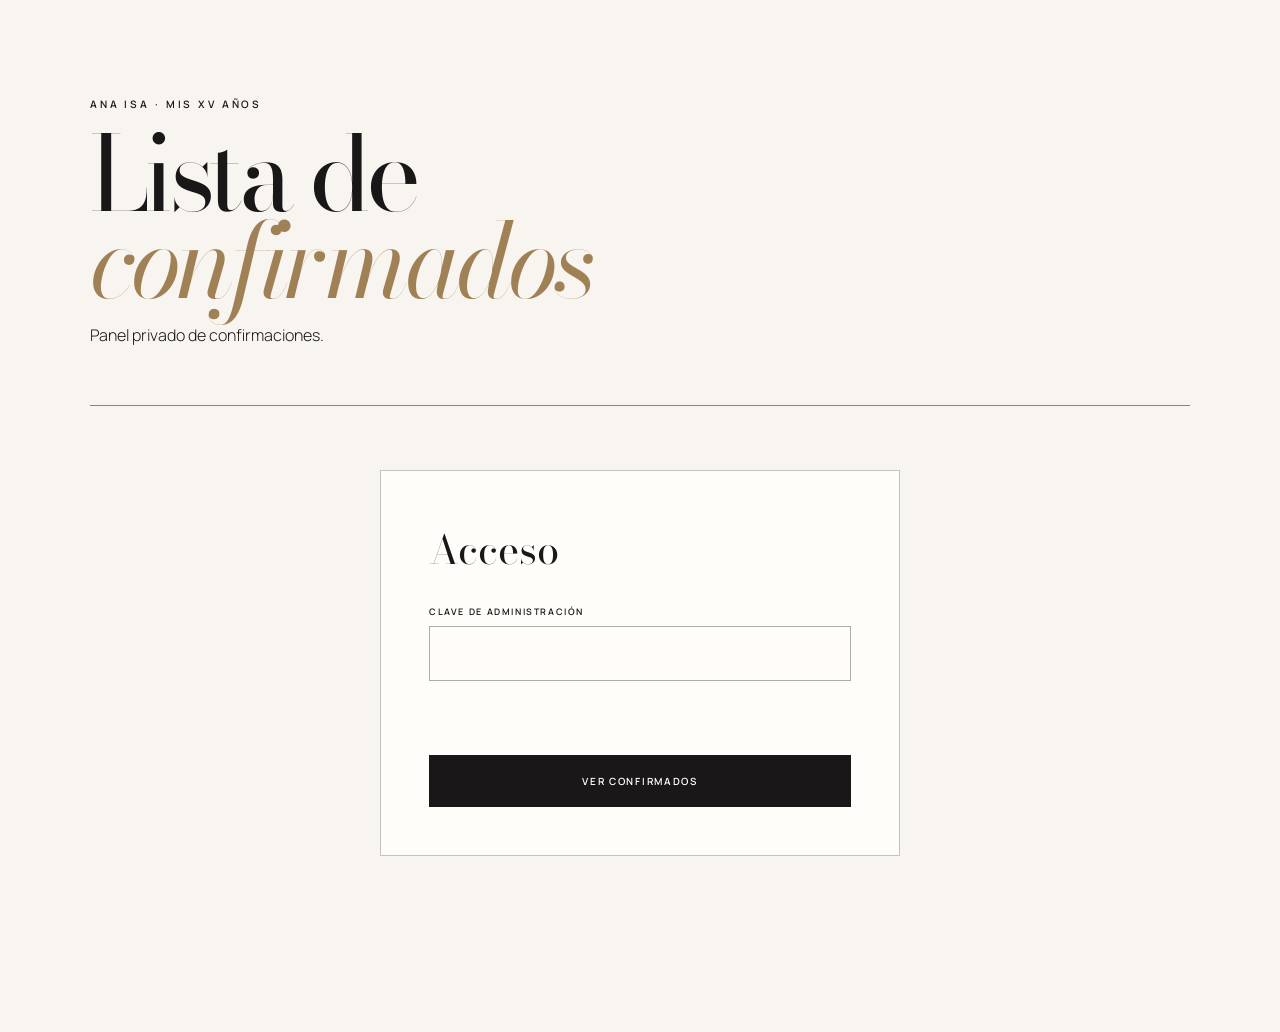
<file: AnaIsa/confirmados/index.html>
<!doctype html>
<html lang="es" class="no-js">
<head>
  <meta charset="utf-8">
  <meta name="viewport" content="width=device-width,initial-scale=1">
  <meta name="robots" content="noindex,nofollow">
  <title>Confirmados · Ana Isabela</title>
  <link rel="preconnect" href="https://fonts.googleapis.com">
  <link rel="preconnect" href="https://fonts.gstatic.com" crossorigin>
  <link href="https://fonts.googleapis.com/css2?family=Bodoni+Moda:ital,opsz,wght@0,6..96,400;1,6..96,400&family=Manrope:wght@300;600&display=swap" rel="stylesheet">
  <link rel="stylesheet" href="../styles.css">
  <link rel="stylesheet" href="styles.css?v=20260729-excel">
  <style>
    .admin-table-wrap th:first-child,
    .admin-table-wrap td:first-child { width: 3.5rem; text-align: center; font-variant-numeric: tabular-nums; }
    .admin-table-wrap th:nth-child(3),
    .admin-table-wrap td:nth-child(3) { text-align: center; }
    .admin-table-wrap td:nth-child(2) { text-align: left; }
    .admin-sort { display: inline-flex; align-items: center; gap: .35rem; padding: 0; border: 0; background: transparent; color: inherit; font: inherit; letter-spacing: inherit; text-transform: inherit; cursor: pointer; }
    .admin-sort:focus-visible { outline: 2px solid var(--gold); outline-offset: .3rem; }
    .admin-sort__indicator { font-size: .85rem; }
    .pass-button { min-width: 8rem; padding: .7rem .9rem; border: 1px solid var(--gold); background: transparent; color: inherit; font: 600 .56rem/1.2 var(--sans); letter-spacing: .12em; text-transform: uppercase; cursor: pointer; }
    .pass-button:hover { background: var(--gold); color: var(--paper); }
    .pass-button:disabled { cursor: wait; opacity: .55; }
    .pass-preview[hidden] { display: none; }
    .pass-preview { position: fixed; inset: 0; z-index: 1000; display: grid; place-items: center; padding: 1rem; background: rgba(29,25,24,.72); }
    .pass-preview__panel { position: relative; width: min(540px,100%); max-height: calc(100vh - 2rem); overflow: auto; padding: 1.25rem; background: var(--paper); box-shadow: 0 1.5rem 5rem rgba(0,0,0,.28); }
    .pass-preview__close { position: absolute; top: .6rem; right: .6rem; z-index: 1; width: 2.5rem; height: 2.5rem; border: 1px solid rgba(25,23,23,.28); border-radius: 50%; background: var(--paper); color: inherit; font-size: 1.4rem; cursor: pointer; }
    .pass-preview h2 { margin: .4rem 3rem 1rem 0; font: 400 2rem/1 var(--serif); }
    .pass-preview img { display: block; width: min(100%,360px); margin: 0 auto; border: 1px solid rgba(25,23,23,.14); }
    .pass-preview__actions { display: grid; gap: .75rem; margin-top: 1.25rem; }
    .pass-preview__actions .button { width: 100%; margin: 0; }
    .pass-preview__note { margin: 1rem 0 0; font-size: .72rem; line-height: 1.5; text-align: center; }
  </style>
</head>
<body class="admin-page">
  <main class="admin-shell">
    <header class="admin-header">
      <p class="eyebrow">Ana Isa · Mis XV años</p>
      <h1>Lista de<br><em>confirmados</em></h1>
      <p>Panel privado de confirmaciones.</p>
    </header>

    <section class="admin-login" id="admin-login" aria-labelledby="login-title">
      <h2 id="login-title">Acceso</h2>
      <form id="admin-login-form">
        <label class="rsvp-field">
          <span>Clave de administración</span>
          <input type="password" id="admin-token" autocomplete="current-password" required>
        </label>
        <p class="admin-status" id="admin-login-status" role="status"></p>
        <button class="button button--dark" type="submit">Ver confirmados</button>
      </form>
    </section>

    <section class="admin-dashboard" id="admin-dashboard" hidden>
      <div class="admin-totals">
        <article><span>Confirmaciones</span><strong id="total-confirmations">0</strong></article>
        <article><span>Personas confirmadas</span><strong id="total-people">0</strong></article>
      </div>
      <div class="admin-actions">
        <button class="button" id="refresh-list" type="button">Actualizar lista</button>
        <button class="button button--dark" id="download-excel" type="button" disabled>Descargar Excel</button>
        <button class="button" id="close-session" type="button">Cerrar sesión</button>
      </div>
      <p class="admin-status" id="admin-status" role="status"></p>
      <div class="admin-table-wrap">
        <table>
          <thead><tr><th scope="col" id="number-heading" aria-sort="descending"><button class="admin-sort" id="sort-by-number" type="button">N.º <span class="admin-sort__indicator" id="sort-indicator" aria-hidden="true">↓</span></button></th><th scope="col">Nombre</th><th scope="col">Personas</th><th scope="col">Celular</th><th scope="col">Confirmado</th><th scope="col">Pase</th></tr></thead>
          <tbody id="rsvp-list"></tbody>
        </table>
      </div>
    </section>
  </main>
  <div class="pass-preview" id="pass-preview" role="dialog" aria-modal="true" aria-labelledby="pass-preview-title" hidden>
    <div class="pass-preview__panel">
      <button class="pass-preview__close" id="close-pass-preview" type="button" aria-label="Cerrar vista previa">×</button>
      <h2 id="pass-preview-title">Pase listo para compartir</h2>
      <img id="pass-preview-image" alt="Vista previa del pase de entrada generado">
      <div class="pass-preview__actions">
        <button class="button button--dark" id="save-pass" type="button">Guardar imagen</button>
        <button class="button" id="share-pass" type="button">Compartir por WhatsApp</button>
      </div>
      <p class="pass-preview__note" id="pass-preview-note">En celular podrás elegir WhatsApp desde el menú para compartir.</p>
    </div>
  </div>
  <script>
    (function () {
      'use strict';
      const endpoint = 'https://rsvp.juancarlosnieves.mx/api/admin/rsvps';
      const login = document.getElementById('admin-login');
      const form = document.getElementById('admin-login-form');
      const loginStatus = document.getElementById('admin-login-status');
      const dashboard = document.getElementById('admin-dashboard');
      const status = document.getElementById('admin-status');
      const list = document.getElementById('rsvp-list');
      const downloadExcel = document.getElementById('download-excel');
      const numberHeading = document.getElementById('number-heading');
      const sortIndicator = document.getElementById('sort-indicator');
      const passPreview = document.getElementById('pass-preview');
      const passPreviewImage = document.getElementById('pass-preview-image');
      const passPreviewNote = document.getElementById('pass-preview-note');
      let token = '';
      let currentRsvps = [];
      let sortDirection = 'desc';
      let currentPass = null;
      let currentPassUrl = '';

      function formatDate(value, includeWeekday) {
        const options = {
          day: 'numeric',
          month: 'long',
          year: 'numeric',
          hour: '2-digit',
          minute: '2-digit',
          second: '2-digit'
        };
        if (includeWeekday) options.weekday = 'long';
        const formatted = new Intl.DateTimeFormat('es-MX', options).format(new Date(value));
        return formatted.charAt(0).toUpperCase() + formatted.slice(1);
      }

      function escapeXml(value) {
        return String(value)
          .replace(/&/g, '&amp;')
          .replace(/</g, '&lt;')
          .replace(/>/g, '&gt;')
          .replace(/"/g, '&quot;')
          .replace(/'/g, '&apos;');
      }

      function registrationNumbers(items) {
        const ordered = items.slice().sort(function (a, b) {
          const dateDifference = new Date(a.createdAt).getTime() - new Date(b.createdAt).getTime();
          if (dateDifference !== 0) return dateDifference;
          return String(a.id || a.phone).localeCompare(String(b.id || b.phone));
        });
        const numbers = new Map();
        ordered.forEach(function (item, index) {
          numbers.set(item.id || item.phone, index + 1);
        });
        return numbers;
      }

      function orderedRsvps(items, numbers) {
        const direction = sortDirection === 'asc' ? 1 : -1;
        return items.slice().sort(function (a, b) {
          return (numbers.get(a.id || a.phone) - numbers.get(b.id || b.phone)) * direction;
        });
      }

      function updateSortControl() {
        const ascending = sortDirection === 'asc';
        numberHeading.setAttribute('aria-sort', ascending ? 'ascending' : 'descending');
        sortIndicator.textContent = ascending ? '↑' : '↓';
      }

      function loadPassImage() {
        return new Promise(function (resolve, reject) {
          const image = new Image();
          image.onload = function () { resolve(image); };
          image.onerror = reject;
          image.src = '../assets/images/ana-isabela-7380-1800.jpg';
        });
      }

      function drawCover(context, image, x, y, width, height) {
        const scale = Math.max(width / image.width, height / image.height);
        const sourceWidth = width / scale;
        const sourceHeight = height / scale;
        const sourceX = (image.width - sourceWidth) / 2;
        const sourceY = (image.height - sourceHeight) / 2;
        context.drawImage(image, sourceX, sourceY, sourceWidth, sourceHeight, x, y, width, height);
      }

      function wrapCentered(context, text, centerX, startY, maxWidth, lineHeight) {
        const words = String(text).split(/\s+/);
        const lines = [];
        let line = '';
        words.forEach(function (word) {
          const test = line ? line + ' ' + word : word;
          if (context.measureText(test).width > maxWidth && line) {
            lines.push(line);
            line = word;
          } else {
            line = test;
          }
        });
        if (line) lines.push(line);
        const firstY = startY - ((lines.length - 1) * lineHeight) / 2;
        lines.forEach(function (item, index) {
          context.fillText(item, centerX, firstY + index * lineHeight);
        });
      }

      async function createPassBlob(item, number) {
        if (document.fonts && document.fonts.ready) await document.fonts.ready;
        const portrait = await loadPassImage();
        const canvas = document.createElement('canvas');
        canvas.width = 1080;
        canvas.height = 1920;
        const context = canvas.getContext('2d');
        const ivory = '#f6f0eb';
        const ink = '#1d1918';
        const gold = '#a98655';

        context.fillStyle = ivory;
        context.fillRect(0, 0, canvas.width, canvas.height);
        drawCover(context, portrait, 0, 0, 1080, 760);
        const fade = context.createLinearGradient(0, 390, 0, 780);
        fade.addColorStop(0, 'rgba(29,25,24,0)');
        fade.addColorStop(1, ivory);
        context.fillStyle = fade;
        context.fillRect(0, 390, 1080, 390);

        context.textAlign = 'center';
        context.fillStyle = ink;
        context.font = '600 28px Manrope, sans-serif';
        context.letterSpacing = '8px';
        context.fillText('PASE DE ENTRADA', 540, 820);
        context.letterSpacing = '0px';

        context.fillStyle = gold;
        context.font = '400 104px "Bodoni Moda", serif';
        context.fillText('Ana Isabela', 540, 950);
        context.font = 'italic 400 74px "Bodoni Moda", serif';
        context.fillText('Mis XV años', 540, 1040);

        context.strokeStyle = gold;
        context.lineWidth = 2;
        context.beginPath();
        context.moveTo(130, 1100);
        context.lineTo(950, 1100);
        context.stroke();

        context.fillStyle = ink;
        context.font = '300 30px Manrope, sans-serif';
        context.fillText('INVITACIÓN PARA', 540, 1180);
        context.font = '400 64px "Bodoni Moda", serif';
        wrapCentered(context, item.name, 540, 1280, 820, 72);

        context.fillStyle = gold;
        context.font = '600 32px Manrope, sans-serif';
        context.fillText(item.partySize === 1 ? 'ACCESO PARA 1 PERSONA' : 'ACCESO PARA ' + item.partySize + ' PERSONAS', 540, 1430);

        context.fillStyle = ink;
        context.font = '400 42px "Bodoni Moda", serif';
        context.fillText('Sábado 3 de octubre de 2026 · 7:00 p. m.', 540, 1530);
        context.font = '300 26px Manrope, sans-serif';
        context.fillText('SALÓN DE EVENTOS VILLA CONÍN · SOLAR DE CONÍN', 540, 1590);
        context.fillText('Carretera Querétaro–México, Km 204.5', 540, 1635);

        context.strokeStyle = gold;
        context.strokeRect(335, 1705, 410, 92);
        context.fillStyle = ink;
        context.font = '600 25px Manrope, sans-serif';
        context.fillText('FOLIO  AI-' + String(number).padStart(3, '0'), 540, 1763);
        context.font = '300 21px Manrope, sans-serif';
        context.fillText('Presenta este pase al ingresar · Uso personal', 540, 1855);

        return new Promise(function (resolve, reject) {
          canvas.toBlob(function (blob) {
            if (blob) resolve(blob); else reject(new Error('No fue posible generar la imagen.'));
          }, 'image/png');
        });
      }

      function downloadPass() {
        if (!currentPass) return;
        const link = document.createElement('a');
        link.href = currentPassUrl;
        link.download = currentPass.file.name;
        document.body.appendChild(link);
        link.click();
        link.remove();
      }

      function whatsappPhone(value) {
        const digits = String(value || '').replace(/\D/g, '');
        return digits.length === 10 ? '52' + digits : digits;
      }

      function closePassPreview() {
        passPreview.hidden = true;
        document.body.style.overflow = '';
        passPreviewImage.removeAttribute('src');
        if (currentPassUrl) URL.revokeObjectURL(currentPassUrl);
        currentPassUrl = '';
        currentPass = null;
      }

      function showPassPreview(blob, item, number) {
        if (currentPassUrl) URL.revokeObjectURL(currentPassUrl);
        const safeName = item.name.toLowerCase().normalize('NFD').replace(/[\u0300-\u036f]/g, '').replace(/[^a-z0-9]+/g, '-').replace(/^-|-$/g, '');
        const fileName = 'pase-ana-isa-' + safeName + '.png';
        currentPassUrl = URL.createObjectURL(blob);
        currentPass = {
          blob: blob,
          file: new File([blob], fileName, { type: 'image/png' }),
          item: item,
          number: number
        };
        passPreviewImage.src = currentPassUrl;
        passPreviewNote.textContent = 'Pase ' + String(number).padStart(3, '0') + ' · ' + item.name;
        passPreview.hidden = false;
        document.body.style.overflow = 'hidden';
        document.getElementById('save-pass').focus();
      }

      async function sharePass() {
        if (!currentPass) return;
        const shareData = {
          files: [currentPass.file],
          title: 'Pase de entrada · Ana Isa',
          text: 'Te compartimos tu pase de entrada para los XV años de Ana Isa.'
        };
        try {
          if (navigator.share && navigator.canShare && navigator.canShare({ files: shareData.files })) {
            await navigator.share(shareData);
            return;
          }
          downloadPass();
          const phone = whatsappPhone(currentPass.item.phone);
          const message = 'Hola, te comparto tu pase de entrada para los XV años de Ana Isa. La imagen se descargó para que puedas adjuntarla en este chat.';
          window.open('https://wa.me/' + phone + '?text=' + encodeURIComponent(message), '_blank', 'noopener');
          passPreviewNote.textContent = 'La imagen se guardó. Adjunta el archivo descargado en el chat de WhatsApp que se abrió.';
        } catch (error) {
          if (error.name !== 'AbortError') passPreviewNote.textContent = error.message || 'No fue posible compartir el pase.';
        }
      }

      async function deliverPass(item, number, button) {
        const originalText = button.textContent;
        button.disabled = true;
        button.textContent = 'Generando…';
        try {
          const blob = await createPassBlob(item, number);
          showPassPreview(blob, item, number);
        } catch (error) {
          if (error.name !== 'AbortError') status.textContent = error.message || 'No fue posible generar el pase.';
        } finally {
          button.disabled = false;
          button.textContent = originalText;
        }
      }

      function render(data) {
        currentRsvps = data.rsvps || [];
        const numbers = registrationNumbers(currentRsvps);
        const visibleRsvps = orderedRsvps(currentRsvps, numbers);
        document.getElementById('total-confirmations').textContent = String(data.totalConfirmations || 0);
        document.getElementById('total-people').textContent = String(data.totalPeople || 0);
        downloadExcel.disabled = currentRsvps.length === 0;
        list.replaceChildren();
        updateSortControl();
        visibleRsvps.forEach(function (item) {
          const row = document.createElement('tr');
          [String(numbers.get(item.id || item.phone)), item.name, String(item.partySize), item.phone, formatDate(item.updatedAt, false)]
            .forEach(function (value) {
              const cell = document.createElement('td');
              cell.textContent = value;
              row.appendChild(cell);
            });
          const passCell = document.createElement('td');
          const passButton = document.createElement('button');
          passButton.className = 'pass-button';
          passButton.type = 'button';
          passButton.textContent = 'Generar pase';
          passButton.addEventListener('click', function () {
            deliverPass(item, numbers.get(item.id || item.phone), passButton);
          });
          passCell.appendChild(passButton);
          row.appendChild(passCell);
          list.appendChild(row);
        });
        if (!data.rsvps || !data.rsvps.length) {
          const row = document.createElement('tr');
          const cell = document.createElement('td');
          cell.colSpan = 6;
          cell.textContent = 'Aún no hay confirmaciones.';
          row.appendChild(cell);
          list.appendChild(row);
        }
      }

      async function loadRsvps() {
        status.textContent = 'Actualizando…';
        const response = await fetch(endpoint, {
          headers: { Authorization: 'Bearer ' + token }
        });
        const data = await response.json().catch(function () { return {}; });
        if (!response.ok) throw new Error(data.message || 'No fue posible consultar la lista.');
        render(data);
        status.textContent = 'Última actualización: ' + formatDate(new Date(), true);
      }

      function downloadAsExcel() {
        if (!currentRsvps.length) return;
        const numbers = registrationNumbers(currentRsvps);
        const rows = orderedRsvps(currentRsvps, numbers).map(function (item) {
          return '<Row>' +
            '<Cell><Data ss:Type="Number">' + numbers.get(item.id || item.phone) + '</Data></Cell>' +
            '<Cell><Data ss:Type="String">' + escapeXml(item.name) + '</Data></Cell>' +
            '<Cell><Data ss:Type="Number">' + Number(item.partySize) + '</Data></Cell>' +
            '<Cell><Data ss:Type="String">' + escapeXml(item.phone) + '</Data></Cell>' +
            '<Cell><Data ss:Type="String">' + escapeXml(formatDate(item.updatedAt, false)) + '</Data></Cell>' +
          '</Row>';
        }).join('');
        const workbook = '<?xml version="1.0"?>' +
          '<?mso-application progid="Excel.Sheet"?>' +
          '<Workbook xmlns="urn:schemas-microsoft-com:office:spreadsheet" ' +
          'xmlns:ss="urn:schemas-microsoft-com:office:spreadsheet">' +
          '<Worksheet ss:Name="Confirmados"><Table>' +
          '<Row>' +
          '<Cell><Data ss:Type="String">N.º</Data></Cell>' +
          '<Cell><Data ss:Type="String">NOMBRE</Data></Cell>' +
          '<Cell><Data ss:Type="String">PERSONAS</Data></Cell>' +
          '<Cell><Data ss:Type="String">CELULAR</Data></Cell>' +
          '<Cell><Data ss:Type="String">CONFIRMADO</Data></Cell>' +
          '</Row>' + rows + '</Table></Worksheet></Workbook>';
        const blob = new Blob([workbook], { type: 'application/vnd.ms-excel;charset=utf-8' });
        const url = URL.createObjectURL(blob);
        const link = document.createElement('a');
        link.href = url;
        link.download = 'confirmados-ana-isa-' + new Date().toISOString().slice(0, 10) + '.xls';
        document.body.appendChild(link);
        link.click();
        link.remove();
        URL.revokeObjectURL(url);
      }

      form.addEventListener('submit', async function (event) {
        event.preventDefault();
        token = document.getElementById('admin-token').value;
        loginStatus.textContent = 'Verificando…';
        try {
          await loadRsvps();
          login.hidden = true;
          dashboard.hidden = false;
          loginStatus.textContent = '';
        } catch (error) {
          token = '';
          loginStatus.textContent = error.message;
        }
      });

      document.getElementById('refresh-list').addEventListener('click', function () {
        loadRsvps().catch(function (error) { status.textContent = error.message; });
      });
      downloadExcel.addEventListener('click', downloadAsExcel);
      document.getElementById('save-pass').addEventListener('click', downloadPass);
      document.getElementById('share-pass').addEventListener('click', sharePass);
      document.getElementById('close-pass-preview').addEventListener('click', closePassPreview);
      passPreview.addEventListener('click', function (event) {
        if (event.target === passPreview) closePassPreview();
      });
      document.addEventListener('keydown', function (event) {
        if (event.key === 'Escape' && !passPreview.hidden) closePassPreview();
      });
      document.getElementById('sort-by-number').addEventListener('click', function () {
        sortDirection = sortDirection === 'asc' ? 'desc' : 'asc';
        render({
          rsvps: currentRsvps,
          totalConfirmations: currentRsvps.length,
          totalPeople: currentRsvps.reduce(function (sum, item) { return sum + Number(item.partySize || 0); }, 0)
        });
      });
      document.getElementById('close-session').addEventListener('click', function () {
        token = '';
        currentRsvps = [];
        downloadExcel.disabled = true;
        document.getElementById('admin-token').value = '';
        dashboard.hidden = true;
        login.hidden = false;
      });
    }());
  </script>
</body>
</html>
</file>
<file: styles.css>
:root {
  --bg: #f5f5f7;
  --background: #f5f5f7;
  --surface: #ffffff;
  --surface-soft: #fbfbfd;
  --ink: #08090a;
  --text: #111113;
  --muted: #737378;
  --soft: #a1a1a6;
  --line: rgba(29, 29, 31, 0.12);
  --line-soft: rgba(29, 29, 31, 0.075);
  --blue-deep: #0a3d62;
  --blue-mineral: #2c6e8f;
  --blue-soft: #dcecf3;
  --blue-pale: #eef6f9;
  --cyan-soft: #ddf3f5;
  --lavender-soft: #eceaf8;
  --green-soft: #e5f1ec;
  --accent: var(--blue-deep);
  --accent-soft: var(--blue-soft);
  --accent-light: var(--blue-pale);
  --mineral: #b8cdd3;
  --lavender: var(--lavender-soft);
  --dark: #111214;
  --dark-text: #f5f5f7;
  --dark-muted: #b9c2c8;
  --max: 1280px;
  --reading: 720px;
  --header-height: 54px;
  --ease: cubic-bezier(0.22, 1, 0.36, 1);
}

* {
  box-sizing: border-box;
}

html {
  scroll-behavior: smooth;
  scroll-padding-top: calc(var(--header-height) + 28px);
}

body {
  margin: 0;
  overflow-x: hidden;
  background: var(--bg);
  color: var(--text);
  font-family: -apple-system, BlinkMacSystemFont, "SF Pro Display", "SF Pro Text", Inter, Helvetica, Arial, sans-serif;
  font-size: 17px;
  line-height: 1.62;
  text-rendering: optimizeLegibility;
  -webkit-font-smoothing: antialiased;
}

body.menu-open {
  overflow: hidden;
}

a {
  color: inherit;
  text-decoration: none;
}

a:hover {
  color: var(--blue-deep);
}

:focus-visible {
  outline: 2px solid color-mix(in srgb, var(--accent), white 18%);
  outline-offset: 5px;
}

::selection {
  background: var(--accent);
  color: #fff;
}

.sr-only,
.skip-link {
  position: absolute;
  width: 1px;
  height: 1px;
  padding: 0;
  margin: -1px;
  overflow: hidden;
  clip: rect(0, 0, 0, 0);
  white-space: nowrap;
  border: 0;
}

.skip-link:focus {
  position: fixed;
  z-index: 1000;
  top: 14px;
  left: 14px;
  width: auto;
  height: auto;
  padding: 9px 12px;
  margin: 0;
  clip: auto;
  background: rgba(255, 255, 255, 0.92);
  border: 1px solid var(--line);
  border-radius: 10px;
  backdrop-filter: blur(18px);
}

.site-header {
  position: fixed;
  z-index: 100;
  top: 0;
  left: 0;
  right: 0;
  min-height: var(--header-height);
  border-bottom: 1px solid transparent;
  background: rgba(245, 245, 247, 0.72);
  backdrop-filter: saturate(180%) blur(18px);
  transition: background 240ms var(--ease), border-color 240ms var(--ease), min-height 240ms var(--ease);
}

.site-header.is-scrolled {
  min-height: 50px;
  border-color: rgba(44, 110, 143, 0.16);
  background: rgba(245, 245, 247, 0.86);
}

.nav,
.section-panel,
.site-footer {
  width: min(calc(100% - 80px), var(--max));
  margin: 0 auto;
}

.nav {
  min-height: inherit;
  display: flex;
  align-items: center;
  justify-content: space-between;
  gap: 30px;
}

.brand {
  font-size: 0.9rem;
  font-weight: 600;
  letter-spacing: 0;
}

.nav-menu {
  display: flex;
  align-items: center;
  gap: clamp(18px, 2.5vw, 34px);
}

.nav-link {
  position: relative;
  color: rgba(29, 29, 31, 0.72);
  font-size: 0.82rem;
  font-weight: 400;
  transition: color 200ms var(--ease);
}

.nav-link::after {
  content: "";
  position: absolute;
  left: 0;
  right: 0;
  bottom: -8px;
  height: 1px;
  background: var(--blue-mineral);
  opacity: 0;
  transform: scaleX(0.7);
  transition: opacity 220ms var(--ease), transform 220ms var(--ease);
}

.nav-link:hover,
.nav-link.is-active {
  color: var(--blue-deep);
}

.nav-link.is-active::after {
  opacity: 1;
  transform: scaleX(1);
}

.nav-toggle {
  display: none;
  width: 38px;
  height: 38px;
  border: 0;
  border-radius: 12px;
  background: transparent;
  color: var(--text);
  cursor: pointer;
}

.nav-toggle-line {
  display: block;
  width: 18px;
  height: 1px;
  margin: 5px auto;
  background: currentColor;
  transition: transform 180ms var(--ease);
}

.nav-toggle[aria-expanded="true"] .nav-toggle-line:first-child {
  transform: translateY(3px) rotate(45deg);
}

.nav-toggle[aria-expanded="true"] .nav-toggle-line:nth-child(2) {
  transform: translateY(-3px) rotate(-45deg);
}

h1,
h2,
h3,
p {
  margin-top: 0;
}

h1,
h2,
h3 {
  letter-spacing: 0;
}

h1 {
  max-width: 15ch;
  margin-bottom: 26px;
  color: var(--ink);
  font-size: clamp(3.4rem, 6.7vw, 7rem);
  font-weight: 600;
  line-height: 0.96;
  overflow-wrap: normal;
}

h1 span {
  display: block;
  max-width: 100%;
}

h2 {
  margin-bottom: 0;
  color: var(--ink);
  font-size: clamp(2.8rem, 5.6vw, 6rem);
  font-weight: 600;
  line-height: 0.98;
}

h3 {
  margin-bottom: 8px;
  font-size: clamp(1.1rem, 1.45vw, 1.38rem);
  font-weight: 600;
  line-height: 1.24;
}

.eyebrow,
.section-kicker,
.project-tag {
  margin: 0;
  color: var(--muted);
  font-size: 0.8rem;
  font-weight: 500;
  letter-spacing: 0.08em;
  line-height: 1.4;
  text-transform: uppercase;
}

.hero {
  position: relative;
  min-height: 88svh;
  display: grid;
  grid-template-columns: minmax(0, 0.58fr) minmax(280px, 0.42fr);
  align-items: center;
  gap: clamp(36px, 6vw, 92px);
  padding: calc(var(--header-height) + 54px) 0 clamp(64px, 8vw, 92px);
}

.hero-copy {
  position: relative;
  z-index: 2;
  max-width: 1080px;
}

.hero .eyebrow {
  margin-bottom: clamp(34px, 7vw, 70px);
}

.hero-text {
  max-width: 600px;
  color: var(--muted);
  font-size: clamp(1.16rem, 1.75vw, 1.42rem);
  line-height: 1.58;
}

.hero-actions {
  display: flex;
  flex-wrap: wrap;
  align-items: center;
  gap: 14px 28px;
  margin-top: 34px;
}

.button,
.text-link {
  display: inline-flex;
  min-height: 42px;
  align-items: center;
  justify-content: center;
  font-size: 0.96rem;
  font-weight: 500;
  transition: transform 240ms var(--ease), color 240ms var(--ease), background 240ms var(--ease);
}

.button-primary {
  min-width: 150px;
  padding: 0 20px;
  border-radius: 999px;
  background: var(--ink);
  color: #fff;
}

.button-primary:hover {
  background: var(--blue-deep);
  color: #fff;
  transform: translateY(-1px);
}

.text-link {
  color: var(--blue-mineral);
}

.text-link:hover {
  transform: translateY(-1px);
}

.hero-visual {
  position: relative;
  z-index: 1;
  justify-self: center;
  display: grid;
  place-items: center;
  width: min(100%, 460px);
  min-width: 0;
}

.hero-visual::before {
  content: "";
  position: absolute;
  inset: -12% -18%;
  border-radius: 45% 55% 58% 42% / 48% 42% 58% 52%;
  background:
    radial-gradient(circle at 50% 44%, rgba(44, 110, 143, 0.18), transparent 64%),
    radial-gradient(circle at 28% 72%, rgba(221, 243, 245, 0.48), transparent 42%),
    radial-gradient(circle at 78% 22%, rgba(236, 234, 248, 0.52), transparent 38%);
  filter: blur(2px);
}

.hero-portrait {
  position: relative;
  width: clamp(340px, 30vw, 460px);
  max-width: 100%;
  aspect-ratio: 0.82;
  overflow: hidden;
  border: 1px solid rgba(255, 255, 255, 0.52);
  border-radius: 42px;
  background: rgba(255, 255, 255, 0.34);
  box-shadow:
    0 34px 100px rgba(10, 61, 98, 0.16),
    0 12px 34px rgba(29, 29, 31, 0.08);
}

.hero-portrait::before {
  content: "";
  position: absolute;
  z-index: 1;
  inset: 0;
  pointer-events: none;
  background:
    linear-gradient(90deg, rgba(238, 246, 249, 0.28), transparent 22%, transparent 78%, rgba(236, 234, 248, 0.22)),
    linear-gradient(180deg, rgba(245, 245, 247, 0.2), transparent 18%, transparent 78%, rgba(245, 245, 247, 0.38));
}

.hero-portrait::after {
  content: "";
  position: absolute;
  inset: 0;
  pointer-events: none;
  box-shadow: inset 0 0 0 1px rgba(255, 255, 255, 0.24);
}

.hero-portrait img {
  display: block;
  width: 100%;
  height: 100%;
  object-fit: cover;
  object-position: center 38%;
  filter: saturate(0.82) contrast(0.94) brightness(1.03);
  -webkit-mask-image: linear-gradient(to bottom, transparent 0%, black 5%, black 92%, transparent 100%);
  mask-image: linear-gradient(to bottom, transparent 0%, black 5%, black 92%, transparent 100%);
}

.profile,
.projects,
.contact {
  min-height: 86svh;
  padding: clamp(118px, 14vw, 190px) 0;
  border-top: 1px solid var(--line-soft);
}

.profile {
  background:
    radial-gradient(circle at 88% 8%, rgba(221, 243, 245, 0.46), transparent 30%),
    linear-gradient(180deg, rgba(255, 255, 255, 0), rgba(238, 246, 249, 0.42));
}

.section-heading {
  display: grid;
  grid-template-columns: minmax(280px, 0.78fr) minmax(0, 1fr);
  gap: clamp(42px, 8vw, 118px);
  align-items: start;
  margin-bottom: clamp(54px, 8vw, 96px);
}

.section-kicker {
  margin-bottom: 22px;
}

.profile-body {
  max-width: none;
}

.lead,
.experience-intro p,
.contact-intro p {
  max-width: var(--reading);
  color: var(--muted);
  font-size: clamp(1.15rem, 1.7vw, 1.38rem);
  line-height: 1.62;
}

.principles {
  display: grid;
  grid-template-columns: repeat(3, minmax(0, 1fr));
  gap: clamp(28px, 6vw, 78px);
  margin-top: clamp(68px, 9vw, 110px);
  padding-top: 28px;
  border-top: 1px solid var(--line);
}

.principles p,
.experience-list p,
.project-item p {
  margin-bottom: 0;
  color: var(--muted);
  font-size: 1rem;
  line-height: 1.55;
}

.profile {
  display: grid;
  grid-template-columns: minmax(0, 1fr);
}

.profile-visual {
  margin-top: clamp(56px, 8vw, 96px);
}

.experience {
  width: 100%;
  max-width: none;
  min-height: 96svh;
  padding: clamp(118px, 13vw, 180px) max(40px, calc((100vw - var(--max)) / 2)) clamp(112px, 12vw, 166px);
  display: grid;
  grid-template-columns: minmax(300px, 0.82fr) minmax(0, 1fr);
  column-gap: clamp(52px, 8vw, 122px);
  align-items: center;
  border-top: 0;
  background:
    radial-gradient(circle at 80% 8%, rgba(44, 110, 143, 0.3), transparent 32%),
    radial-gradient(circle at 18% 92%, rgba(10, 61, 98, 0.18), transparent 28%),
    var(--dark);
  color: var(--dark-text);
}

.experience .section-heading {
  display: block;
  margin-bottom: 34px;
}

.experience h2,
.experience h3 {
  color: var(--dark-text);
}

.experience .section-kicker,
.experience-intro p,
.experience-list p {
  color: var(--dark-muted);
}

.experience-intro {
  grid-column: 1;
}

.experience-list {
  grid-column: 2;
  grid-row: 1 / span 2;
  display: grid;
  grid-template-columns: repeat(2, minmax(0, 1fr));
  gap: 0 clamp(34px, 5vw, 72px);
  list-style: none;
  padding: 0;
  margin: 0;
  border-top: 1px solid rgba(245, 245, 247, 0.18);
}

.experience-list li {
  min-height: clamp(210px, 20vw, 280px);
  padding: clamp(30px, 4vw, 48px) 0;
  border-bottom: 1px solid rgba(245, 245, 247, 0.18);
}

.experience-number {
  display: block;
  margin-bottom: clamp(28px, 5vw, 62px);
  color: rgba(245, 245, 247, 0.22);
  font-size: clamp(3.6rem, 8vw, 8rem);
  font-weight: 600;
  line-height: 0.82;
}

.project-number {
  color: var(--soft);
  font-size: 0.9rem;
  font-weight: 500;
}

.projects {
  min-height: auto;
  padding-block: clamp(80px, 10vw, 140px);
  background: linear-gradient(180deg, #f8fbfc 0%, var(--blue-pale) 62%, rgba(236, 234, 248, 0.36) 100%);
}

.projects .section-heading {
  margin-bottom: clamp(42px, 6vw, 76px);
}

.projects .section-kicker {
  color: var(--accent);
}

.projects h2 {
  max-width: 8.8ch;
  font-size: clamp(3.2rem, 5.7vw, 6.3rem);
  line-height: 0.98;
}

.projects-visual {
  margin: 0 0 clamp(48px, 6vw, 84px);
}

.profile-visual,
.projects-visual {
  overflow: hidden;
  border: 1px solid rgba(44, 110, 143, 0.16);
  border-radius: 34px;
  background: rgba(255, 255, 255, 0.58);
  box-shadow: 0 24px 60px rgba(15, 61, 98, 0.08);
}

.profile-visual img,
.projects-visual img {
  display: block;
  width: 100%;
  height: auto;
  filter: contrast(1.02) brightness(1.01);
}

.projects-grid {
  list-style: none;
  padding: 0;
  margin: 0;
  border-top: 1px solid var(--line);
}

.project-item {
  display: grid;
  grid-template-columns: 72px minmax(0, 1fr) 42px;
  gap: clamp(18px, 4vw, 54px);
  align-items: start;
  padding: clamp(28px, 3.8vw, 48px) 0;
  border-bottom: 1px solid var(--line);
  transition: border-color 220ms var(--ease);
}

.project-item:hover {
  border-color: rgba(44, 110, 143, 0.28);
}

.project-tag {
  margin-bottom: 10px;
  color: var(--soft);
}

.project-item h3 {
  margin-bottom: 12px;
  font-size: clamp(1.45rem, 2.9vw, 3rem);
  font-weight: 600;
  line-height: 1.04;
  transition: color 220ms var(--ease);
}

.project-arrow {
  color: var(--soft);
  font-size: clamp(1.35rem, 2vw, 2rem);
  line-height: 1;
  transition: transform 260ms var(--ease), color 260ms var(--ease);
}

.project-item:hover h3 {
  color: var(--accent);
}

.project-item:hover .project-arrow {
  color: var(--accent);
  transform: translate(6px, -3px);
}

.manifesto {
  width: 100%;
  max-width: none;
  min-height: 94svh;
  display: flex;
  flex-direction: column;
  justify-content: center;
  padding: clamp(118px, 13vw, 190px) max(40px, calc((100vw - var(--max)) / 2));
  border-top: 0;
  background:
    radial-gradient(circle at 50% 8%, rgba(220, 236, 243, 0.36), transparent 26%),
    var(--surface);
}

.manifesto .section-kicker {
  width: min(calc(100% - 80px), var(--max));
  margin: 0 auto clamp(34px, 6vw, 72px);
}

.manifesto h2 {
  width: min(calc(100% - 80px), 1160px);
  max-width: 1160px;
  margin: 0 auto;
  color: var(--ink);
  font-size: clamp(3.6rem, 8.2vw, 8.6rem);
  font-weight: 600;
  line-height: 0.98;
  text-align: center;
}

.contact {
  display: grid;
  grid-template-columns: 1fr;
  gap: clamp(48px, 7vw, 88px);
  align-items: start;
  min-height: 84svh;
  padding-bottom: clamp(130px, 15vw, 210px);
  background:
    radial-gradient(circle at 84% 16%, rgba(44, 110, 143, 0.18), transparent 28%),
    radial-gradient(circle at 14% 80%, rgba(236, 234, 248, 0.52), transparent 30%),
    linear-gradient(180deg, var(--bg), var(--blue-pale));
}

.contact-intro {
  display: grid;
  grid-template-columns: minmax(160px, 0.32fr) minmax(0, var(--reading));
  gap: clamp(28px, 6vw, 92px);
  align-items: start;
}

.contact-intro .section-kicker {
  margin-bottom: 0;
}

.contact-main {
  min-width: 0;
}

.contact-main h2 {
  max-width: 100%;
  font-size: clamp(4rem, 8vw, 8.5rem);
  line-height: 0.98;
}

.contact-links {
  display: flex;
  flex-wrap: wrap;
  align-items: flex-start;
  gap: 20px 30px;
  margin-top: clamp(24px, 4vw, 42px);
  min-width: 0;
}

.contact-links a,
.footer-links a {
  color: var(--accent);
  font-weight: 500;
}

.contact-email {
  flex-basis: 100%;
  color: var(--ink) !important;
  max-width: 100%;
  font-size: clamp(1.7rem, 3.6vw, 4.2rem);
  font-weight: 600 !important;
  letter-spacing: 0;
  line-height: 1.12;
  overflow-wrap: anywhere;
  word-break: normal;
  transition: color 240ms var(--ease), transform 240ms var(--ease);
}

.contact-email:hover {
  color: var(--accent) !important;
  transform: translateY(-2px);
}

.site-footer {
  min-height: 86px;
  display: flex;
  align-items: center;
  justify-content: space-between;
  gap: 24px;
  padding: 24px 0 34px;
  border-top: 1px solid var(--line-soft);
  color: var(--muted);
  font-size: 0.88rem;
  line-height: 1.5;
}

.site-footer strong {
  display: inline;
  color: var(--text);
  font-weight: 500;
}

.site-footer span {
  margin-left: 14px;
}

.footer-links {
  display: flex;
  flex-wrap: wrap;
  justify-content: flex-end;
  gap: 14px 20px;
}

.js .reveal {
  opacity: 0;
  transform: translateY(18px) scale(0.995);
  transition: opacity 760ms var(--ease), transform 760ms var(--ease);
}

.js .reveal.is-visible {
  opacity: 1;
  transform: translateY(0) scale(1);
}

@media (max-width: 1080px) {
  .hero {
    grid-template-columns: 1fr;
    min-height: auto;
    padding-top: calc(var(--header-height) + 78px);
  }

  .hero-visual {
    width: 100%;
    padding-top: 20px;
  }

  .section-heading,
  .experience {
    grid-template-columns: 1fr;
  }

  .experience {
    align-items: start;
  }

  .experience-list {
    grid-column: 1;
    grid-row: auto;
    margin-top: 42px;
  }

  h1 {
    font-size: clamp(3.4rem, 7.6vw, 6rem);
    max-width: 15ch;
  }

  .hero-portrait {
    width: min(58vw, 360px);
  }

  .contact-main h2 {
    font-size: clamp(4rem, 10vw, 7rem);
  }
}

@media (max-width: 760px) {
  :root {
    --header-height: 52px;
  }

  body {
    font-size: 16px;
  }

  .nav,
  .section-panel,
  .site-footer,
  .manifesto .section-kicker,
  .manifesto h2 {
    width: min(calc(100% - 32px), var(--max));
  }

  .nav-toggle {
    display: block;
  }

  .nav-menu {
    position: fixed;
    top: var(--header-height);
    left: 16px;
    right: 16px;
    display: grid;
    gap: 2px;
    padding: 8px;
    border: 1px solid var(--line-soft);
    border-radius: 18px;
    background: rgba(245, 245, 247, 0.94);
    backdrop-filter: saturate(180%) blur(18px);
    opacity: 0;
    pointer-events: none;
    transform: translateY(-8px);
    transition: opacity 180ms var(--ease), transform 180ms var(--ease);
  }

  .nav-menu.is-open {
    opacity: 1;
    pointer-events: auto;
    transform: translateY(0);
  }

  .nav-link {
    min-height: 42px;
    display: flex;
    align-items: center;
    padding: 0 10px;
    border-radius: 12px;
    font-size: 0.96rem;
  }

  .nav-link::after {
    display: none;
  }

  .nav-link.is-active {
    background: rgba(255, 255, 255, 0.7);
  }

  h1 {
    max-width: 100%;
    font-size: clamp(2.75rem, 12.4vw, 3.65rem);
    line-height: 1;
  }

  h2 {
    font-size: clamp(2.45rem, 10.8vw, 4rem);
  }

  .hero {
    padding: calc(var(--header-height) + 58px) 0 76px;
  }

  .hero .eyebrow {
    margin-bottom: 38px;
  }

  .hero-actions {
    margin-top: 30px;
  }

  .hero-visual {
    padding-top: 40px;
  }

  .hero-portrait {
    width: min(82vw, 340px);
    border-radius: 34px;
  }

  .profile,
  .projects,
  .contact {
    min-height: auto;
    padding: clamp(86px, 19vw, 116px) 0;
  }

  .profile-visual {
    border-radius: 22px;
  }

  .projects-visual {
    border-radius: 24px;
    margin-bottom: 44px;
  }

  .experience,
  .manifesto {
    min-height: auto;
    padding: clamp(92px, 20vw, 126px) 16px;
  }

  .principles,
  .experience-list {
    grid-template-columns: 1fr;
  }

  .principles {
    gap: 28px;
    margin-top: 56px;
  }

  .experience-list li {
    min-height: 0;
  }

  .experience-number {
    margin-bottom: 26px;
    font-size: clamp(3.4rem, 18vw, 5.6rem);
  }

  .project-item {
    grid-template-columns: 42px minmax(0, 1fr) 24px;
    gap: 16px;
    align-items: start;
  }

  .project-item:hover {
    transform: none;
  }

  .manifesto h2 {
    font-size: clamp(2.8rem, 12vw, 4.8rem);
    text-align: left;
  }

  .contact-intro {
    grid-template-columns: 1fr;
    gap: 22px;
  }

  .contact-main h2 {
    font-size: clamp(3.25rem, 15vw, 5.1rem);
  }

  .contact-email {
    font-size: clamp(1.55rem, 8.2vw, 2.45rem);
  }

  .contact {
    padding-bottom: 112px;
  }

  .site-footer {
    align-items: flex-start;
    flex-direction: column;
  }

  .site-footer span {
    display: block;
    margin-left: 0;
  }

  .footer-links {
    justify-content: flex-start;
  }
}

@media (max-width: 430px) {
  .hero-actions,
  .contact-links,
  .footer-links {
    flex-direction: column;
    align-items: flex-start;
  }

  .button-primary {
    min-width: 0;
  }

  h1 {
    font-size: clamp(2.65rem, 12vw, 3.35rem);
  }

  .contact-email {
    font-size: clamp(1.45rem, 7.6vw, 2rem);
  }
}

@media (prefers-reduced-motion: reduce) {
  *,
  *::before,
  *::after {
    scroll-behavior: auto !important;
    transition-duration: 0.01ms !important;
    animation-duration: 0.01ms !important;
    animation-iteration-count: 1 !important;
  }

  .js .reveal {
    opacity: 1;
    transform: none;
  }
}
</file>
<file: AnaIsa/styles.css>
:root{--ivory:#f8f4ef;--paper:#fffdf9;--blush:#ead7d3;--blush-soft:#f4e9e6;--ink:#191717;--muted:#756e6a;--gold:#a08055;--serif:"Bodoni Moda",Didot,Georgia,"Times New Roman",serif;--sans:"Manrope",Inter,-apple-system,BlinkMacSystemFont,"Segoe UI",Arial,sans-serif}
*{box-sizing:border-box}
html{scroll-behavior:smooth}
body{margin:0;overflow-x:hidden;background:var(--paper);color:var(--ink);font:300 16px/1.75 var(--sans)}
body.is-locked{overflow:hidden}
img{display:block;width:100%;height:auto}
button,a{font:inherit}
a:focus-visible,button:focus-visible{outline:2px solid var(--gold);outline-offset:4px}
.visually-hidden{position:absolute;width:1px;height:1px;padding:0;margin:-1px;overflow:hidden;clip:rect(0,0,0,0);white-space:nowrap;border:0}
.skip-link{position:fixed;z-index:110;top:1rem;left:1rem;transform:translateY(-200%);padding:.7rem 1rem;background:#fff;color:#000}.skip-link:focus{transform:none}
.section{position:relative;padding:6.5rem 1.25rem}
.section h2,.closing h2{margin:.35rem 0 2.2rem;font:400 clamp(2.8rem,13vw,6.8rem)/.88 var(--serif);letter-spacing:-.045em}
.section h2 em,.closing h2 em{font-weight:400}
.eyebrow{margin:0 0 1rem;font-size:.64rem;font-weight:600;letter-spacing:.28em;text-transform:uppercase}
.section-number{margin:0 0 4rem;color:var(--gold);font-size:.58rem;font-weight:600;letter-spacing:.24em;text-transform:uppercase}
.button{display:inline-flex;align-items:center;justify-content:center;gap:.65rem;min-height:3.25rem;margin-top:1.6rem;padding:.75rem 1.4rem;border:1px solid var(--ink);border-radius:0;background:transparent;color:var(--ink);font-size:.62rem;font-weight:600;letter-spacing:.17em;text-decoration:none;text-transform:uppercase;transition:background .25s,color .25s,transform .25s}
.button:hover,.button:focus-visible{background:var(--ink);color:#fff;transform:translateY(-2px)}
.button--light{border-color:rgba(255,255,255,.85);color:#fff}.button--light:hover,.button--light:focus-visible{background:#fff;color:var(--ink)}
.button--dark{background:var(--ink);color:#fff}.button--dark:hover,.button--dark:focus-visible{background:var(--gold);border-color:var(--gold)}
.opening{position:fixed;z-index:100;inset:0;min-height:100svh;overflow:hidden;background:#25211f;color:#fff;transition:opacity .7s,visibility .7s}
.no-js .opening{display:none}.opening.is-hidden{visibility:hidden;opacity:0;pointer-events:none}
.opening__media,.opening__veil{position:absolute;inset:0}.opening__media img{height:100%;object-fit:cover;object-position:58% center}
.opening__veil{background:linear-gradient(90deg,rgba(18,16,15,.64),rgba(18,16,15,.06) 64%),linear-gradient(0deg,rgba(18,16,15,.45),transparent 45%)}
.opening__content{position:absolute;z-index:2;left:7vw;bottom:13vh;width:min(88%,720px)}
.opening h1{margin:0;font:400 clamp(4.2rem,20vw,9rem)/.73 var(--serif);letter-spacing:-.055em}.opening h1 em{display:block;margin-left:11vw;font-weight:400}
.opening__date{margin:2.2rem 0 .2rem;font-size:.68rem;font-weight:500;letter-spacing:.32em}
.opening__edition{position:absolute;z-index:2;top:4.5vh;left:7vw;font-size:.58rem;font-weight:600;letter-spacing:.25em;text-transform:uppercase;writing-mode:vertical-rl}
.opening__caption{position:absolute;z-index:2;right:4vw;bottom:4vh;margin:0;font:italic 1rem var(--serif)}
.hero{position:relative;min-height:100svh;overflow:hidden;background:#222;color:#fff}
.hero__media,.hero__shade{position:absolute;inset:0}.hero__media img{height:100%;object-fit:cover;object-position:58% center}.hero__shade{background:linear-gradient(90deg,rgba(15,14,13,.58),rgba(15,14,13,.02) 66%),linear-gradient(0deg,rgba(15,14,13,.4),transparent 45%)}
.hero__content{position:absolute;z-index:1;left:6vw;bottom:10vh;width:min(89%,850px)}
.hero h2{margin:0;font:400 clamp(4.8rem,21vw,11rem)/.73 var(--serif);letter-spacing:-.06em}.hero h2 em{display:block;margin-left:10vw;font-weight:400}
.hero__date{margin:2.4rem 0 0;font:400 1rem var(--serif);letter-spacing:.08em;text-transform:uppercase}.hero__date span{display:block;margin-bottom:.5rem;font:600 .58rem var(--sans);letter-spacing:.29em}
.hero__edition{position:absolute;z-index:1;top:4vh;right:4vw;margin:0;font-size:.56rem;letter-spacing:.24em;text-transform:uppercase;writing-mode:vertical-rl}
.hero__scroll{position:absolute;z-index:1;right:1rem;bottom:1.5rem;font-size:.52rem;letter-spacing:.25em;text-transform:uppercase;writing-mode:vertical-rl}
.letter{text-align:center}.quote{max-width:960px;margin:0 auto;font:400 clamp(2rem,8vw,4.8rem)/1.12 var(--serif);letter-spacing:-.025em}.quote em{color:var(--gold)}.letter__signature{margin:4rem 0 0;font-size:.58rem;font-weight:600;letter-spacing:.28em;text-transform:uppercase}
.section--blush{background:var(--blush-soft)}
.countdown{text-align:center}.countdown__grid{display:grid;grid-template-columns:repeat(2,1fr);gap:0;max-width:820px;margin:3rem auto 0;border-top:1px solid rgba(25,23,23,.35);border-left:1px solid rgba(25,23,23,.35)}
.countdown__grid div{padding:1.5rem .2rem;border-right:1px solid rgba(25,23,23,.35);border-bottom:1px solid rgba(25,23,23,.35)}.countdown__grid strong{display:block;font:400 clamp(2.5rem,12vw,5rem)/1 var(--serif)}.countdown__grid span{font-size:.5rem;letter-spacing:.18em;text-transform:uppercase}.countdown__finished{font:italic 2rem var(--serif)}
.family{text-align:center}.family h2 em{color:var(--gold)}.family__grid{display:grid;gap:4rem;max-width:1000px;margin:4rem auto 0}.family article{position:relative;padding:3rem 0;border-top:1px solid var(--gold);border-bottom:1px solid var(--gold)}.family article span{font-size:.58rem;font-weight:600;letter-spacing:.22em;text-transform:uppercase}.family h3{margin:1.2rem 0;font:400 clamp(1.75rem,7vw,2.65rem)/1.08 var(--serif)}.family i{color:var(--gold);font:italic 1.15rem var(--serif)}
.photo-spread{position:relative;min-height:76svh;overflow:hidden;background:#222;color:#fff}.photo-spread picture{position:absolute;inset:0}.photo-spread img{height:100%;object-fit:cover;object-position:62% center}.photo-spread::after{content:"";position:absolute;inset:0;background:linear-gradient(90deg,rgba(20,18,17,.6),transparent 68%)}.photo-spread p{position:absolute;z-index:1;left:6vw;bottom:8vh;margin:0;font:400 clamp(2.8rem,12vw,7rem)/.82 var(--serif);letter-spacing:-.05em}.photo-spread span{position:absolute;z-index:1;right:3vw;top:4vh;font-size:.52rem;letter-spacing:.24em;text-transform:uppercase;writing-mode:vertical-rl}
.events{text-align:center}.events h2 em{color:var(--gold)}.events__grid{display:grid;gap:2rem;max-width:1100px;margin:4rem auto 0;text-align:left}.event-card{position:relative;padding:4.5rem 1.5rem 3rem;border-top:1px solid var(--gold);background:var(--ivory)}.event-card__number{position:absolute;top:.7rem;right:1rem;color:var(--gold);font:400 3rem var(--serif)}.event-card h3{margin:1.4rem 0;font:400 clamp(2rem,8vw,3.3rem)/.96 var(--serif)}.event-card h3 em{color:var(--gold)}.event-card__place{font-size:.65rem;letter-spacing:.13em;text-transform:uppercase}.event-card__time{margin:2rem 0;font:400 4rem/1 var(--serif)}.event-card__time small{font-size:1rem}.event-card__address{font-size:.82rem;line-height:1.65;letter-spacing:.06em}.event-card>p:not(.eyebrow,.event-card__time,.event-card__place){max-width:490px}
.section--ink{background:var(--ink);color:#f7f2ec}.notes__grid{display:grid;gap:5rem;max-width:1000px;margin:auto}.notes article{max-width:520px}.notes h2{color:#fff}.notes h2 em{color:#d2ad88}.notes__accent{color:#e2bfc0;font:italic 1.3rem/1.4 var(--serif)}
.gallery{padding-inline:0;text-align:center}.gallery>.section-number,.gallery>.eyebrow,.gallery>h2{padding-inline:1.25rem}.gallery h2 em{color:var(--gold)}.gallery__grid{display:grid;gap:.7rem;margin-top:4rem;text-align:left}.gallery figure{position:relative;min-height:52vh;margin:0;overflow:hidden;background:#ded3cd}.gallery picture{display:block;height:100%}.gallery img{height:100%;object-fit:cover}.gallery figcaption{position:absolute;right:.8rem;bottom:.8rem;padding:.25rem .45rem;background:rgba(255,253,249,.82);font-size:.48rem;font-weight:600;letter-spacing:.18em;text-transform:uppercase}.gallery__lead img{object-position:center 31%}.gallery__wide img{object-position:center}.gallery__small img{object-position:center}.gallery__six{min-height:72vh!important}.gallery__six img{object-position:center 28%}
.music{text-align:center}.music h2 em{color:var(--gold)}.music__player{max-width:720px;margin:3rem auto 0;padding:1.5rem;border:1px solid rgba(25,23,23,.25);background:rgba(255,253,249,.62)}.music__player p{margin:0;color:var(--muted);font-size:.78rem}.music__player iframe{display:block;width:100%;height:175px;border:0;border-radius:0;background:#fff}.button--play span{font-size:.7rem}.music__fallback{display:inline-block;margin-top:1.25rem;color:var(--ink);font-size:.58rem;font-weight:600;letter-spacing:.18em;text-transform:uppercase;text-underline-offset:.35em}
.rsvp{text-align:center}.rsvp h2 em{color:var(--gold)}.rsvp__deadline{max-width:620px;margin:2rem auto}.rsvp__deadline strong{font:400 1.4rem var(--serif)}.guest-message{max-width:560px;margin:0 auto 2.5rem;padding:1.8rem;border-top:1px solid var(--gold);border-bottom:1px solid var(--gold)}.guest-message p{margin:0;font-size:.55rem;font-weight:600;letter-spacing:.2em;text-transform:uppercase}.guest-message strong{display:block;font:400 2.2rem var(--serif)}.guest-message span{font-size:.72rem;letter-spacing:.08em}
.rsvp-form{max-width:760px;margin:3.5rem auto 0;padding:2rem 1.25rem;border-top:1px solid var(--gold);border-bottom:1px solid var(--gold);text-align:left}.rsvp-form__grid{display:grid;gap:1.4rem}.rsvp-field{display:grid;gap:.45rem}.rsvp-field span{font-size:.56rem;font-weight:600;letter-spacing:.18em;text-transform:uppercase}.rsvp-field input{width:100%;min-height:3.4rem;padding:.75rem .85rem;border:1px solid rgba(25,23,23,.35);border-radius:0;background:rgba(255,253,249,.7);color:var(--ink);font:300 1rem var(--sans)}.rsvp-field input:focus{border-color:var(--gold);outline:2px solid rgba(160,128,85,.18);outline-offset:2px}.rsvp-check{display:flex;gap:.8rem;align-items:flex-start;margin:1.7rem 0 0;font-size:.8rem;line-height:1.5}.rsvp-check input{width:1.15rem;height:1.15rem;margin:.15rem 0 0;accent-color:var(--gold)}.rsvp-honeypot{position:absolute;left:-10000px;width:1px;height:1px;overflow:hidden}.rsvp-form__status{min-height:1.7rem;margin:1rem 0 0;color:#8b2d2d;font-size:.76rem}.rsvp-form .button{width:100%;margin-top:.7rem}.rsvp-form.is-sending{opacity:.68;pointer-events:none}.rsvp-success{max-width:680px;margin:3.5rem auto 0;padding:2.4rem 1.25rem;border-top:1px solid var(--gold);border-bottom:1px solid var(--gold)}.rsvp-success h3{margin:.5rem 0 1rem;font:400 clamp(2rem,8vw,3.3rem)/1 var(--serif)}.rsvp-success p:not(.eyebrow){max-width:520px;margin:0 auto}
.closing{position:relative;display:grid;place-items:center;min-height:88svh;overflow:hidden;color:#fff;text-align:center}.closing__media,.closing__shade{position:absolute;inset:0}.closing__media img{height:100%;object-fit:cover;object-position:43% center}.closing__shade{background:rgba(18,16,15,.54)}.closing__content{position:relative;padding:2rem}.closing__content>p{font-size:.65rem;letter-spacing:.1em}.closing h2{color:#fff}.closing span{font:400 .8rem var(--serif);letter-spacing:.2em;text-transform:uppercase}
.reveal{opacity:1;transform:none}.reveal-ready .reveal:not(.is-visible){opacity:0;transform:translateY(18px);transition:opacity .55s ease,transform .55s ease}.reveal.is-visible{opacity:1;transform:none}
@media (min-width:760px){.section{padding:9rem 7vw}.countdown__grid{grid-template-columns:repeat(4,1fr)}.family__grid,.events__grid,.notes__grid{grid-template-columns:repeat(2,1fr)}.event-card{padding:5rem 3rem 4rem}.event-card--offset{margin-top:6rem}.gallery__grid{grid-template-columns:1.1fr .9fr;padding:0 4vw;gap:1vw}.gallery__lead{grid-row:span 2}.gallery__wide{min-height:52vh!important}.gallery__small{min-height:38vh!important}.gallery__small--lower{margin-top:4vw!important}.gallery__six{grid-column:2;grid-row:3;min-height:64vh!important}.rsvp-form{padding:3rem}.rsvp-form__grid{grid-template-columns:1fr 1fr}.rsvp-field--wide{grid-column:1/-1}.opening__media img,.hero__media img{object-position:center 45%}.opening__content,.hero__content{left:7vw}.opening h1 em,.hero h2 em{margin-left:7vw}}
@media (min-width:1100px){.gallery__grid{grid-template-columns:1.15fr .85fr}.gallery__lead{min-height:105vh!important}.gallery__wide{min-height:60vh!important}}
@media (max-width:430px){.opening__content{bottom:10vh}.opening h1{font-size:clamp(4rem,20vw,5.4rem)}.hero h2{font-size:clamp(4.1rem,21vw,5.7rem)}.section{padding-top:5.5rem;padding-bottom:5.5rem}.section-number{margin-bottom:3rem}.button{width:100%;max-width:22rem;padding-inline:.8rem}.countdown__grid strong{font-size:2.8rem}.music__player iframe{height:175px}}
@media (prefers-reduced-motion:reduce){html{scroll-behavior:auto}*,*::before,*::after{animation:none!important;transition:none!important}.reveal{opacity:1;transform:none}}
</file>
<file: AnaIsa/confirmados/styles.css>
.admin-page{min-height:100vh;background:var(--ivory)}.admin-shell{width:min(1100px,calc(100% - 2rem));margin:auto;padding:4rem 0 7rem}.admin-header{padding-bottom:2.5rem;border-bottom:1px solid var(--gold)}.admin-header h1{margin:.5rem 0;font:400 clamp(3rem,10vw,6.5rem)/.84 var(--serif);letter-spacing:-.05em}.admin-header h1 em{color:var(--gold);font-weight:400}.admin-login{width:min(520px,100%);margin:4rem auto;padding:2rem;border:1px solid rgba(25,23,23,.25);background:var(--paper)}.admin-login h2{margin:0 0 1.5rem;font:400 2.5rem var(--serif)}.admin-login .button{width:100%}.admin-status{min-height:1.5rem;color:#8b2d2d;font-size:.78rem}.admin-totals{display:grid;gap:1rem;margin:3rem 0}.admin-totals article{padding:1.8rem;border-top:1px solid var(--gold);background:var(--paper)}.admin-totals span{display:block;font-size:.58rem;font-weight:600;letter-spacing:.18em;text-transform:uppercase}.admin-totals strong{display:block;margin-top:.5rem;font:400 3.5rem/1 var(--serif)}.admin-actions{display:flex;flex-wrap:wrap;gap:.8rem}.admin-actions .button{margin-top:0}.admin-actions .button:disabled{cursor:not-allowed;opacity:.42}.admin-table-wrap{margin-top:2rem;overflow-x:auto;border-top:1px solid var(--gold)}table{width:100%;border-collapse:collapse;background:var(--paper);text-align:left}th,td{padding:1rem;border-bottom:1px solid rgba(25,23,23,.15);vertical-align:top}th{font-size:.56rem;letter-spacing:.16em;text-transform:uppercase}td{font-size:.82rem}td:nth-child(2){text-align:center}@media(min-width:700px){.admin-shell{padding-top:6rem}.admin-totals{grid-template-columns:1fr 1fr}.admin-login{padding:3rem}}
</file>
